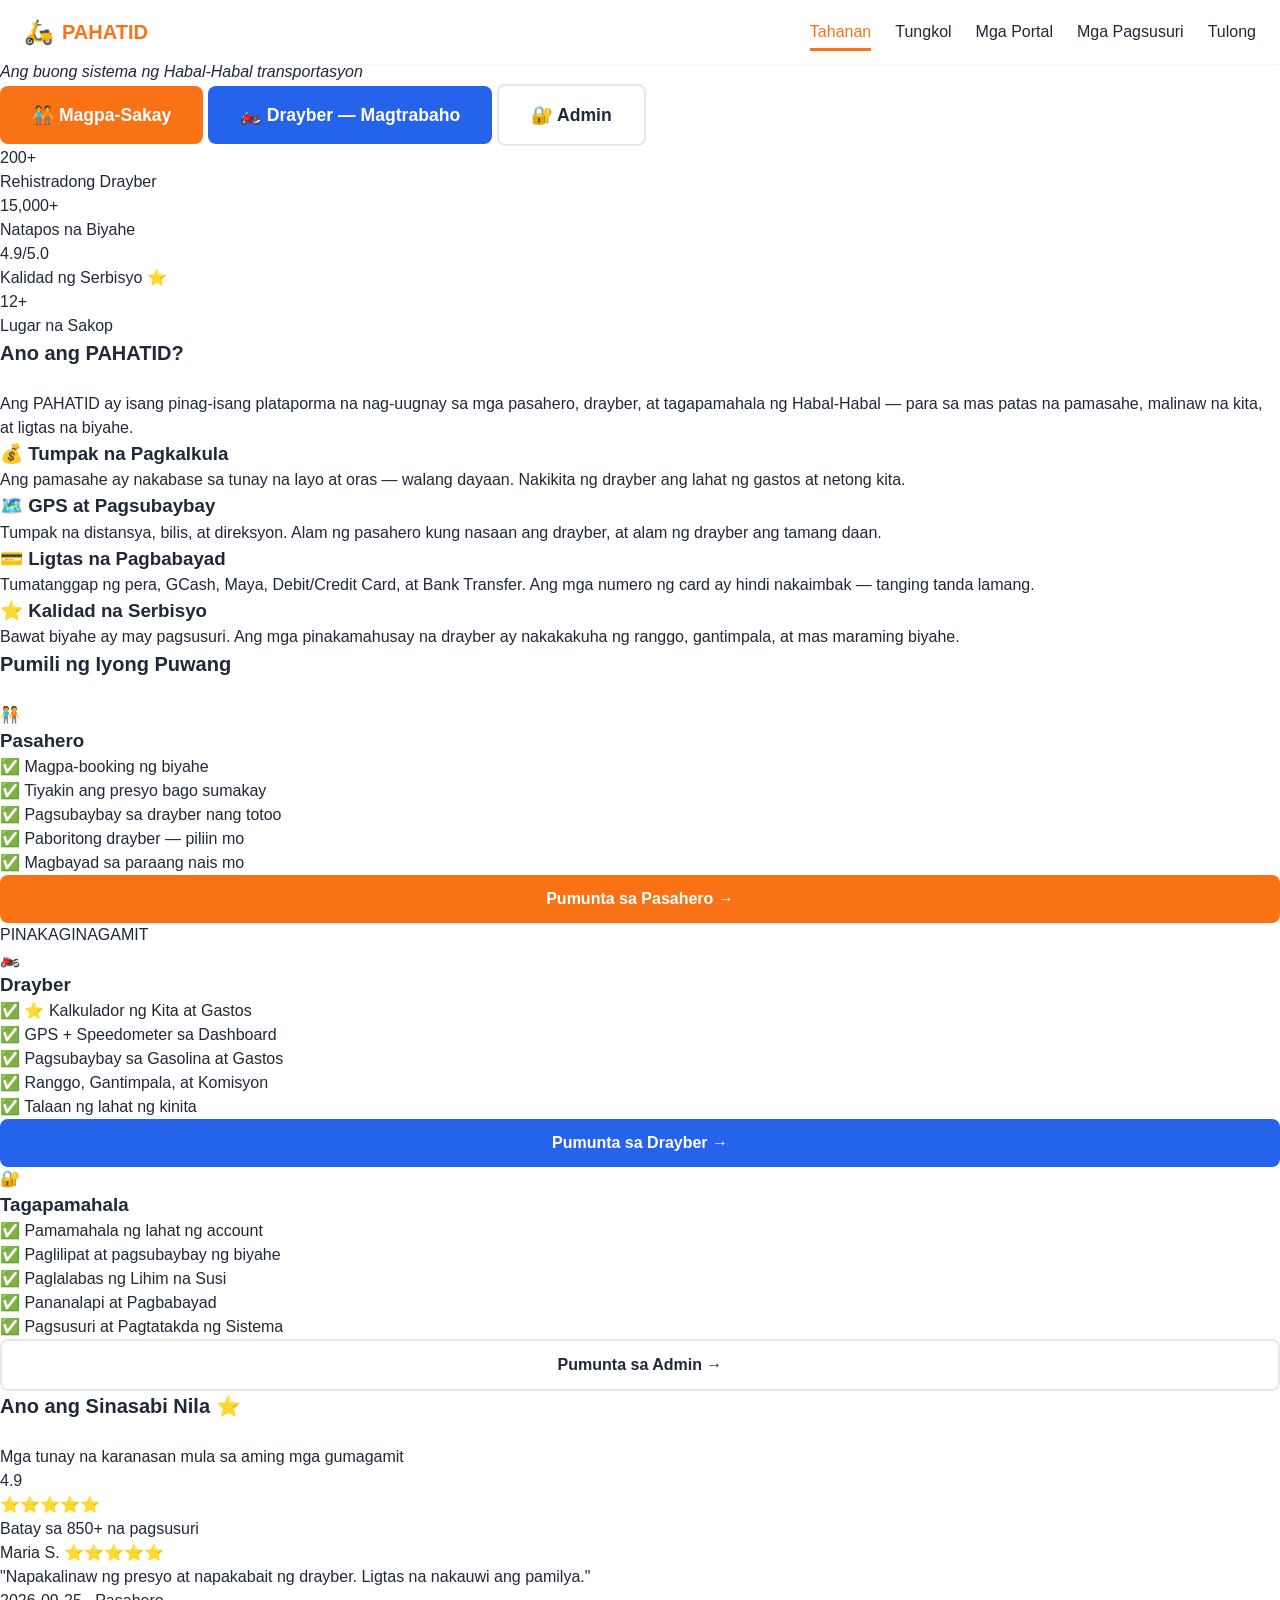
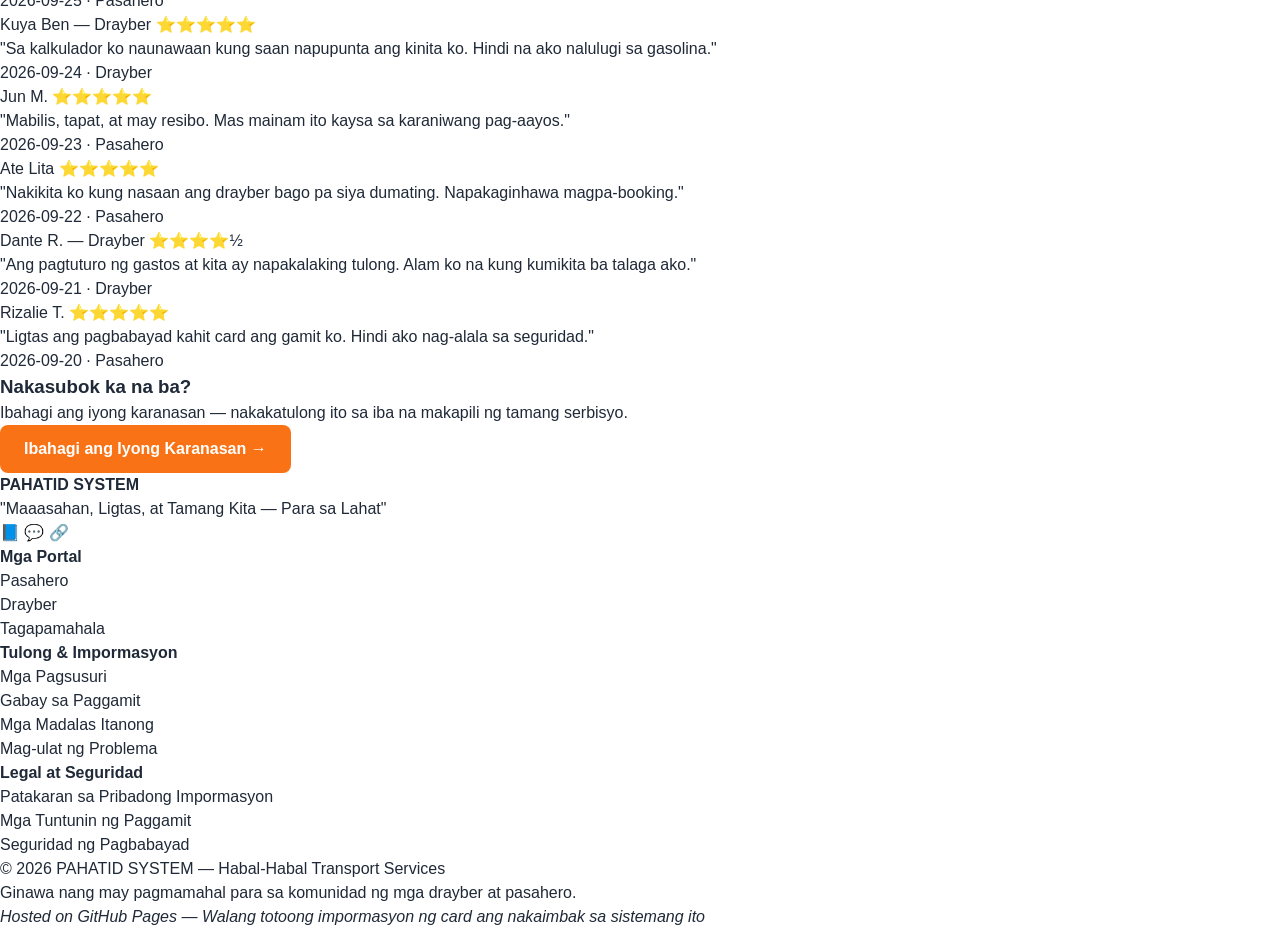
<file: 0-index.html>
<!-- -----------------------------------------------------------------------------
PAHATID SYSTEM — Habal-Habal Transport Services Platform
FILE: index.html
TYPE: Homepage / Landing Page
VERSION: 1.1.0
LAST UPDATED: 2026-09-28
STATUS: Active — Ready for Implementation
SECURITY: No credentials exposed | All links relative | GitHub Pages Safe
DEPLOYMENT: GitHub Pages Compatible — Pure HTML/CSS/JS
ENHANCEMENTS: Added Open Graph + Twitter Card metadata for social sharing
-----------------------------------------------------------------------------
 PURPOSE:
 Public entry point — introduces platform, shows stats, testimonials,
 quick navigation to Commuter / Driver / Admin portals, feedback section
 Social metadata included for proper previews on all platforms
----------------------------------------------------------------------------- -->
<!DOCTYPE html>
<html lang="tl">
<head>
  <meta charset="UTF-8">
  <meta name="viewport" content="width=device-width, initial-scale=1.0">
  <title>PAHATID — Habal-Habal Transport Services</title>
  <meta name="description" content="Maaasahan, Ligtas, at Tamang Kita — Para sa Lahat. Ipinagmamalaking sistema ng Habal-Habal transportasyon. Ligtas na pagbabayad, tumpak na pamasahe, at tunay na pagsubaybay.">
  <meta name="keywords" content="Habal-Habal, Transportasyon, Pamasahe, Drayber, Pasahero, PAHATID, Motorcycle Taxi, GPS, Ligtas, Tamang Kita">
  <meta name="author" content="PAHATID System">
  <meta name="robots" content="index, follow">
  <link rel="canonical" href="https://YOUR-USERNAME.github.io/pahatid-system/">

  <!-- ==============================================
  OPEN GRAPH — Facebook, Messenger, LinkedIn, WhatsApp
  ============================================== -->
  <meta property="og:type" content="website">
  <meta property="og:url" content="https://YOUR-USERNAME.github.io/pahatid-system/">
  <meta property="og:title" content="PAHATID SYSTEM — Habal-Habal Transport Services">
  <meta property="og:description" content="Maaasahan, Ligtas, at Tamang Kita — Para sa Lahat. Tumpak na pamasahe, GPS pagsubaybay, ligtas na pagbabayad, at patas na kita para sa drayber at pasahero.">
  <meta property="og:image" content="https://YOUR-USERNAME.github.io/pahatid-system/assets/images/social-preview.jpg">
  <meta property="og:image:width" content="1200">
  <meta property="og:image:height" content="630">
  <meta property="og:image:alt" content="PAHATID — Habal-Habal Transport Services">
  <meta property="og:site_name" content="PAHATID SYSTEM">
  <meta property="og:locale" content="tl_PH">
  <meta property="og:locale:alternate" content="en_PH">

  <!-- ==============================================
  TWITTER / X CARD
  ============================================== -->
  <meta name="twitter:card" content="summary_large_image">
  <meta name="twitter:url" content="https://YOUR-USERNAME.github.io/pahatid-system/">
  <meta name="twitter:title" content="PAHATID SYSTEM — Habal-Habal Transport Services">
  <meta name="twitter:description" content="Maaasahan, Ligtas, at Tamang Kita — Para sa Lahat. Tumpak na pamasahe, GPS pagsubaybay, ligtas na pagbabayad.">
  <meta name="twitter:image" content="https://YOUR-USERNAME.github.io/pahatid-system/assets/images/social-preview.jpg">
  <meta name="twitter:image:alt" content="PAHATID — Habal-Habal Transport Services">
  <meta name="twitter:creator" content="@YourTwitterHandle">

  <!-- ==============================================
  FAVICON & ASSETS
  ============================================== -->
  <link rel="icon" type="image/x-icon" href="assets/icons/favicon.ico">
  <link rel="icon" type="image/png" sizes="32x32" href="assets/icons/favicon-32x32.png">
  <link rel="icon" type="image/png" sizes="16x16" href="assets/icons/favicon-16x16.png">
  <link rel="apple-touch-icon" href="assets/icons/apple-touch-icon.png">
  <meta name="theme-color" content="#2563eb">

  <!-- Styles -->
  <link rel="stylesheet" href="assets/css/main.css">
</head>
<body>

<!-- ==============================================
NAVIGATION BAR
============================================== -->
<nav class="navbar">
  <div class="nav-container">
    <a href="index.html" class="nav-brand">
      <span class="brand-icon">🛵</span>
      <span class="brand-text">PAHATID</span>
    </a>
    
    <button class="nav-toggle" id="navToggle" aria-label="Menu">
      <span></span><span></span><span></span>
    </button>
    
    <ul class="nav-links" id="navLinks">
      <li><a href="#home" class="active">Tahanan</a></li>
      <li><a href="#about">Tungkol</a></li>
      <li><a href="#portals">Mga Portal</a></li>
      <li><a href="#feedback">Mga Pagsusuri</a></li>
      <li><a href="#contact">Tulong</a></li>
    </ul>
  </div>
</nav>

<!-- ==============================================
HERO SECTION
============================================== -->
<section id="home" class="hero">
  <div class="hero-overlay"></div>
  <div class="hero-content">
    <h1 class="hero-title">
      <span class="highlight">PAHATID SYSTEM</span>
    </h1>
    <p class="hero-subtitle">
      Maaasahan • Ligtas • Tamang Kita<br>
      <em>Ang buong sistema ng Habal-Habal transportasyon</em>
    </p>
    <div class="hero-buttons">
      <a href="commuter/book.html" class="btn btn-primary btn-lg">
        🧑‍🤝‍🧑 Magpa-Sakay
      </a>
      <a href="driver/login.html" class="btn btn-secondary btn-lg">
        🏍️ Drayber — Magtrabaho
      </a>
      <a href="admin/login.html" class="btn btn-outline btn-lg">
        🔐 Admin
      </a>
    </div>
  </div>
</section>

<!-- ==============================================
STATS / POPULARITY HIGHLIGHTS
============================================== -->
<section class="stats-section">
  <div class="stats-container">
    <div class="stat-card">
      <div class="stat-value" id="statDrivers">—</div>
      <div class="stat-label">Rehistradong Drayber</div>
    </div>
    <div class="stat-card">
      <div class="stat-value" id="statRides">—</div>
      <div class="stat-label">Natapos na Biyahe</div>
    </div>
    <div class="stat-card">
      <div class="stat-value" id="statRating">—</div>
      <div class="stat-label">Kalidad ng Serbisyo ⭐</div>
    </div>
    <div class="stat-card">
      <div class="stat-value" id="statCities">—</div>
      <div class="stat-label">Lugar na Sakop</div>
    </div>
  </div>
</section>

<!-- ==============================================
ABOUT / INTRODUCTION
============================================== -->
<section id="about" class="section">
  <div class="container">
    <h2 class="section-title">Ano ang PAHATID?</h2>
    <p class="section-lead">
      Ang PAHATID ay isang pinag-isang plataporma na nag-uugnay sa mga pasahero, 
      drayber, at tagapamahala ng Habal-Habal — para sa mas patas na pamasahe, 
      malinaw na kita, at ligtas na biyahe.
    </p>
    
    <div class="features-grid">
      <div class="feature-card">
        <h3>💰 Tumpak na Pagkalkula</h3>
        <p>Ang pamasahe ay nakabase sa tunay na layo at oras — walang dayaan. Nakikita ng drayber ang lahat ng gastos at netong kita.</p>
      </div>
      <div class="feature-card">
        <h3>🗺️ GPS at Pagsubaybay</h3>
        <p>Tumpak na distansya, bilis, at direksyon. Alam ng pasahero kung nasaan ang drayber, at alam ng drayber ang tamang daan.</p>
      </div>
      <div class="feature-card">
        <h3>💳 Ligtas na Pagbabayad</h3>
        <p>Tumatanggap ng pera, GCash, Maya, Debit/Credit Card, at Bank Transfer. Ang mga numero ng card ay hindi nakaimbak — tanging tanda lamang.</p>
      </div>
      <div class="feature-card">
        <h3>⭐ Kalidad na Serbisyo</h3>
        <p>Bawat biyahe ay may pagsusuri. Ang mga pinakamahusay na drayber ay nakakakuha ng ranggo, gantimpala, at mas maraming biyahe.</p>
      </div>
    </div>
  </div>
</section>

<!-- ==============================================
PORTALS ACCESS
============================================== -->
<section id="portals" class="section section-alt">
  <div class="container">
    <h2 class="section-title">Pumili ng Iyong Puwang</h2>
    
    <div class="portals-grid">
      
      <!-- COMMUTER PORTAL -->
      <div class="portal-card">
        <div class="portal-icon">🧑‍🤝‍🧑</div>
        <h3>Pasahero</h3>
        <ul class="portal-features">
          <li>✅ Magpa-booking ng biyahe</li>
          <li>✅ Tiyakin ang presyo bago sumakay</li>
          <li>✅ Pagsubaybay sa drayber nang totoo</li>
          <li>✅ Paboritong drayber — piliin mo</li>
          <li>✅ Magbayad sa paraang nais mo</li>
        </ul>
        <a href="commuter/book.html" class="btn btn-primary btn-block">Pumunta sa Pasahero →</a>
      </div>
      
      <!-- DRIVER PORTAL -->
      <div class="portal-card featured">
        <div class="portal-badge">PINAKAGINAGAMIT</div>
        <div class="portal-icon">🏍️</div>
        <h3>Drayber</h3>
        <ul class="portal-features">
          <li>✅ ⭐ Kalkulador ng Kita at Gastos</li>
          <li>✅ GPS + Speedometer sa Dashboard</li>
          <li>✅ Pagsubaybay sa Gasolina at Gastos</li>
          <li>✅ Ranggo, Gantimpala, at Komisyon</li>
          <li>✅ Talaan ng lahat ng kinita</li>
        </ul>
        <a href="driver/login.html" class="btn btn-secondary btn-block">Pumunta sa Drayber →</a>
      </div>
      
      <!-- ADMIN PORTAL -->
      <div class="portal-card">
        <div class="portal-icon">🔐</div>
        <h3>Tagapamahala</h3>
        <ul class="portal-features">
          <li>✅ Pamamahala ng lahat ng account</li>
          <li>✅ Paglilipat at pagsubaybay ng biyahe</li>
          <li>✅ Paglalabas ng Lihim na Susi</li>
          <li>✅ Pananalapi at Pagbabayad</li>
          <li>✅ Pagsusuri at Pagtatakda ng Sistema</li>
        </ul>
        <a href="admin/login.html" class="btn btn-outline btn-block">Pumunta sa Admin →</a>
      </div>
      
    </div>
  </div>
</section>

<!-- ==============================================
FEEDBACK / TESTIMONIALS SECTION — BOTTOM AREA
============================================== -->
<section id="feedback" class="section">
  <div class="container">
    <h2 class="section-title">Ano ang Sinasabi Nila ⭐</h2>
    <p class="section-lead">Mga tunay na karanasan mula sa aming mga gumagamit</p>
    
    <!-- Average Rating Display -->
    <div class="rating-summary">
      <div class="rating-big">4.9</div>
      <div class="rating-stars">⭐⭐⭐⭐⭐</div>
      <div class="rating-count">Batay sa <span id="feedbackCount">—</span> na pagsusuri</div>
    </div>
    
    <!-- Feedback Cards Grid -->
    <div class="feedback-grid" id="feedbackGrid">
      <div class="feedback-card">
        <div class="feedback-header">
          <span class="feedback-author">Maria S.</span>
          <span class="feedback-rating">⭐⭐⭐⭐⭐</span>
        </div>
        <p class="feedback-text">"Napakalinaw ng presyo at napakabait ng drayber. Ligtas na nakauwi ang pamilya."</p>
        <span class="feedback-date">2026-09-25 · Pasahero</span>
      </div>
      
      <div class="feedback-card">
        <div class="feedback-header">
          <span class="feedback-author">Kuya Ben — Drayber</span>
          <span class="feedback-rating">⭐⭐⭐⭐⭐</span>
        </div>
        <p class="feedback-text">"Sa kalkulador ko naunawaan kung saan napupunta ang kinita ko. Hindi na ako nalulugi sa gasolina."</p>
        <span class="feedback-date">2026-09-24 · Drayber</span>
      </div>
      
      <div class="feedback-card">
        <div class="feedback-header">
          <span class="feedback-author">Jun M.</span>
          <span class="feedback-rating">⭐⭐⭐⭐⭐</span>
        </div>
        <p class="feedback-text">"Mabilis, tapat, at may resibo. Mas mainam ito kaysa sa karaniwang pag-aayos."</p>
        <span class="feedback-date">2026-09-23 · Pasahero</span>
      </div>
      
      <div class="feedback-card">
        <div class="feedback-header">
          <span class="feedback-author">Ate Lita</span>
          <span class="feedback-rating">⭐⭐⭐⭐⭐</span>
        </div>
        <p class="feedback-text">"Nakikita ko kung nasaan ang drayber bago pa siya dumating. Napakaginhawa magpa-booking."</p>
        <span class="feedback-date">2026-09-22 · Pasahero</span>
      </div>
      
      <div class="feedback-card">
        <div class="feedback-header">
          <span class="feedback-author">Dante R. — Drayber</span>
          <span class="feedback-rating">⭐⭐⭐⭐½</span>
        </div>
        <p class="feedback-text">"Ang pagtuturo ng gastos at kita ay napakalaking tulong. Alam ko na kung kumikita ba talaga ako."</p>
        <span class="feedback-date">2026-09-21 · Drayber</span>
      </div>
      
      <div class="feedback-card">
        <div class="feedback-header">
          <span class="feedback-author">Rizalie T.</span>
          <span class="feedback-rating">⭐⭐⭐⭐⭐</span>
        </div>
        <p class="feedback-text">"Ligtas ang pagbabayad kahit card ang gamit ko. Hindi ako nag-alala sa seguridad."</p>
        <span class="feedback-date">2026-09-20 · Pasahero</span>
      </div>
    </div>
    
    <!-- Submit Feedback CTA -->
    <div class="feedback-submit-box">
      <h3>Nakasubok ka na ba?</h3>
      <p>Ibahagi ang iyong karanasan — nakakatulong ito sa iba na makapili ng tamang serbisyo.</p>
      <a href="commuter/book.html#feedback-form" class="btn btn-primary">Ibahagi ang Iyong Karanasan →</a>
    </div>
  </div>
</section>

<!-- ==============================================
FOOTER — Includes Popularity Links
============================================== -->
<footer id="contact" class="footer">
  <div class="container">
    <div class="footer-grid">
      <div class="footer-col">
        <h4>PAHATID SYSTEM</h4>
        <p>"Maaasahan, Ligtas, at Tamang Kita — Para sa Lahat"</p>
        <div class="social-links">
          <a href="#" aria-label="Facebook">📘</a>
          <a href="#" aria-label="Messenger">💬</a>
          <a href="#" aria-label="Share on Social">🔗</a>
        </div>
      </div>
      
      <div class="footer-col">
        <h4>Mga Portal</h4>
        <ul>
          <li><a href="commuter/book.html">Pasahero</a></li>
          <li><a href="driver/login.html">Drayber</a></li>
          <li><a href="admin/login.html">Tagapamahala</a></li>
        </ul>
      </div>
      
      <div class="footer-col">
        <h4>Tulong & Impormasyon</h4>
        <ul>
          <li><a href="#feedback">Mga Pagsusuri</a></li>
          <li><a href="docs/user-guide.html">Gabay sa Paggamit</a></li>
          <li><a href="#">Mga Madalas Itanong</a></li>
          <li><a href="#">Mag-ulat ng Problema</a></li>
        </ul>
      </div>
      
      <div class="footer-col">
        <h4>Legal at Seguridad</h4>
        <ul>
          <li><a href="#">Patakaran sa Pribadong Impormasyon</a></li>
          <li><a href="#">Mga Tuntunin ng Paggamit</a></li>
          <li><a href="#">Seguridad ng Pagbabayad</a></li>
        </ul>
      </div>
    </div>
    
    <div class="footer-bottom">
      <p>© 2026 PAHATID SYSTEM — Habal-Habal Transport Services<br>
      Ginawa nang may pagmamahal para sa komunidad ng mga drayber at pasahero.<br>
      <em>Hosted on GitHub Pages — Walang totoong impormasyon ng card ang nakaimbak sa sistemang ito</em></p>
    </div>
  </div>
</footer>

<!-- ==============================================
SCRIPTS
============================================== -->
<script src="assets/js/common.js"></script>
<script>
document.addEventListener('DOMContentLoaded', function() {
  setTimeout(() => {
    setText('statDrivers', '200+');
    setText('statRides', '15,000+');
    setText('statRating', '4.9/5.0');
    setText('statCities', '12+');
    setText('feedbackCount', '850+');
  }, 300);
  
  function setText(id, val) {
    const el = document.getElementById(id);
    if (el) el.textContent = val;
  }
});
</script>

</body>
</html>
<!-- -----------------------------------------------------------------------------
END OF FILE: index.html
NOTES:
- Replace YOUR-USERNAME & YOUR-REPO in URLs before deployment
- Create assets/images/social-preview.jpg (1200×630px) for sharing preview
- Update @YourTwitterHandle with actual account
NEXT FILE: assets/css/main.css — Shared Stylesheet
----------------------------------------------------------------------------- -->
</file>
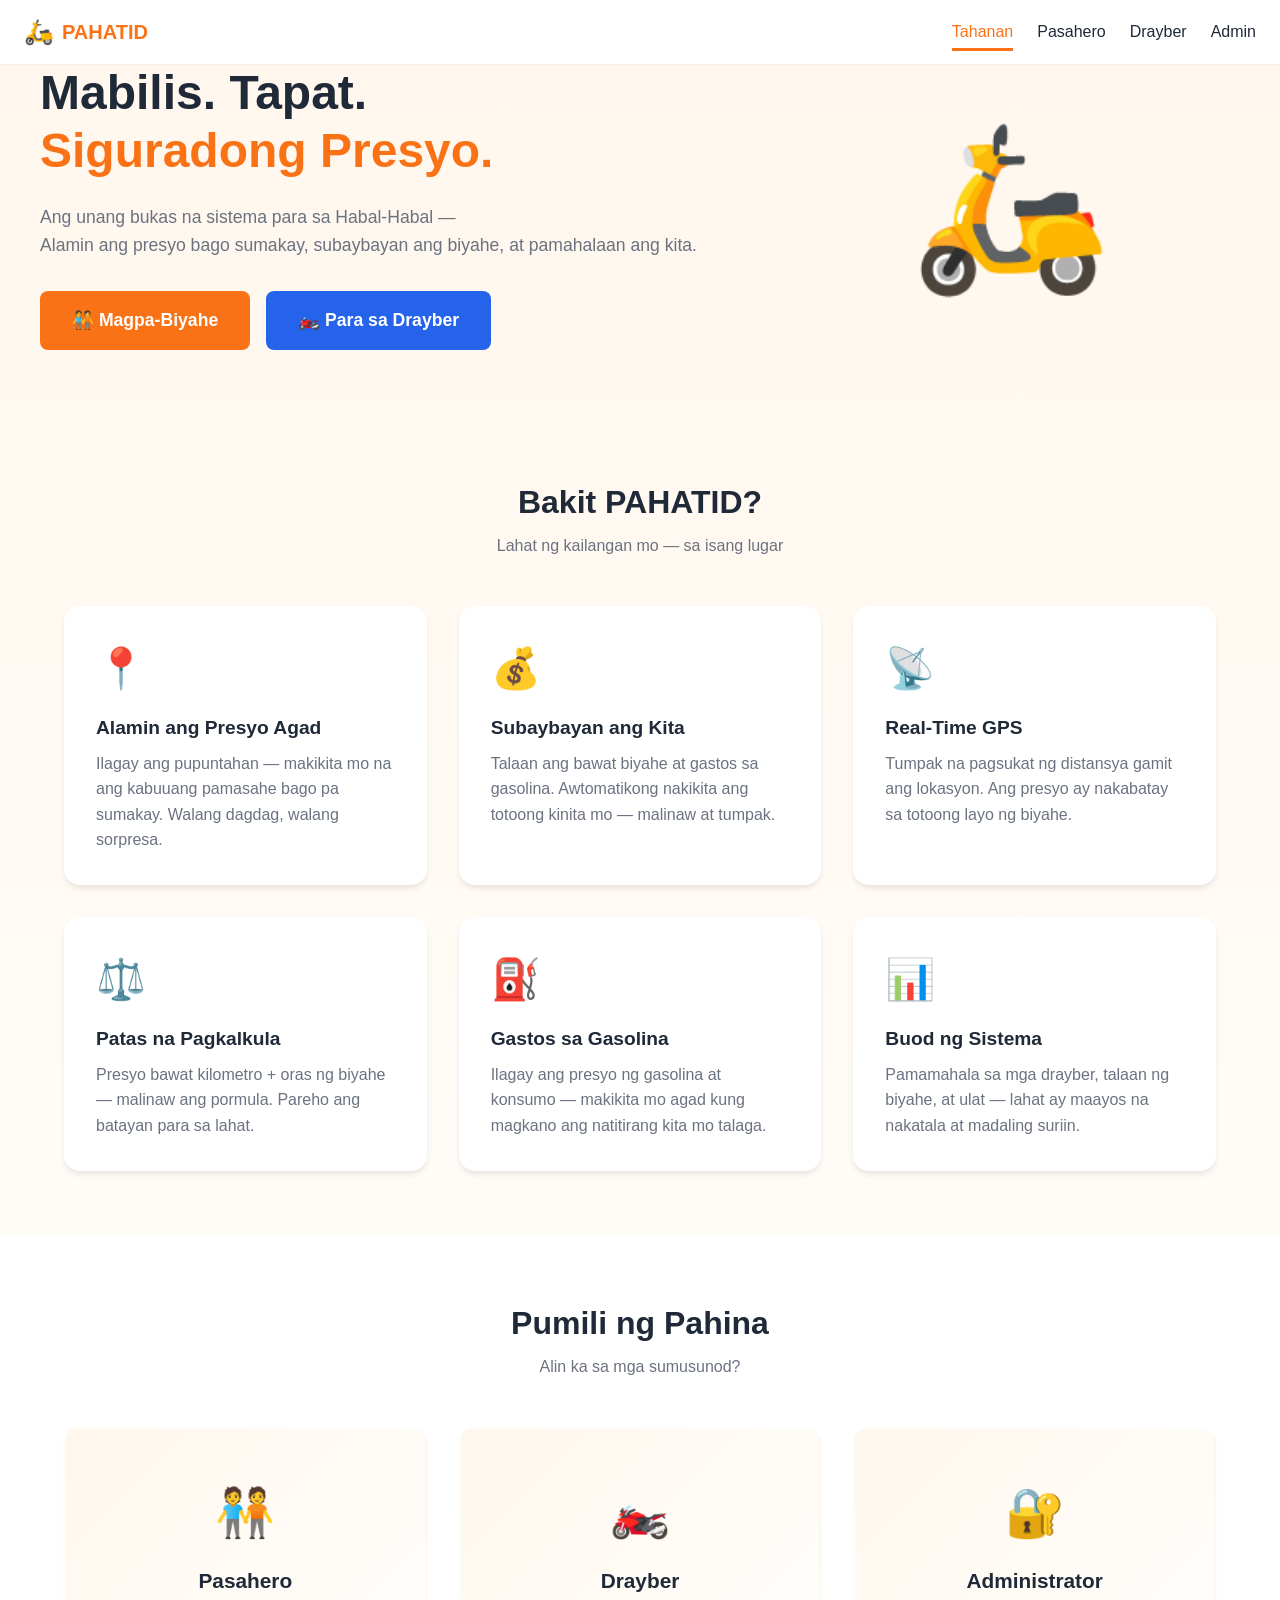
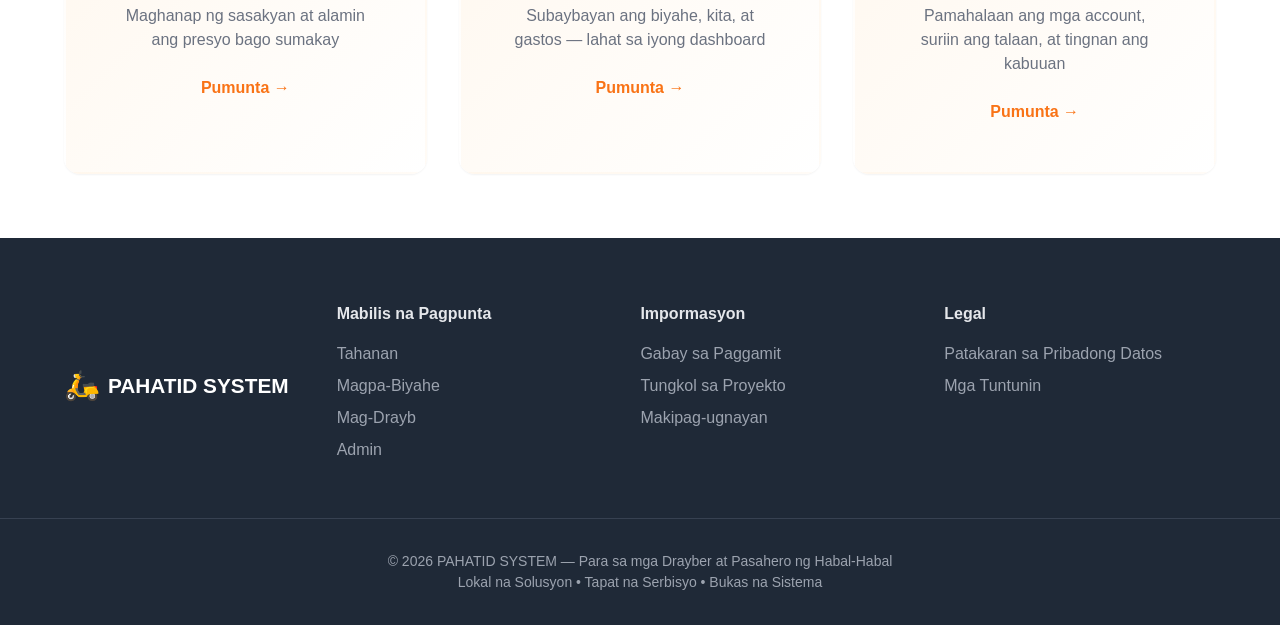
<file: 1-index.html>
<!-- -----------------------------------------------------------------------------
PAHATID SYSTEM — Habal-Habal Transport Services Platform
FILE: index.html — HOMEPAGE
TYPE: Landing Page • Entry Point
VERSION: 1.0.0
LAST UPDATED: 2026-09-28
STATUS: ✅ COMPLETE — Ready for Deployment
DEPLOYMENT: GitHub Pages Compatible
-----------------------------------------------------------------------------
 PURPOSE:
 Main entry — introduce platform, link to Commuter / Driver / Admin portals
----------------------------------------------------------------------------- -->
<!DOCTYPE html>
<html lang="tl">
<head>
  <meta charset="UTF-8">
  <meta name="viewport" content="width=device-width, initial-scale=1.0">
  <title>PAHATID SYSTEM — Habal-Habal Transport</title>
  <meta name="description" content="Mabilis, tapat, at siguradong pamasahe para sa lahat. Real-time GPS, tamang presyo, at tapat na serbisyo.">
  
  <!-- Social Metadata -->
  <meta property="og:type" content="website">
  <meta property="og:url" content="https://YOUR-USERNAME.github.io/pahatid-system/">
  <meta property="og:title" content="PAHATID SYSTEM — Habal-Habal Transport">
  <meta property="og:description" content="Kalkulahin ang presyo bago sumakay. Subaybayan ang kita at gastos. Para sa pasahero at drayber.">
  <meta property="og:image" content="https://YOUR-USERNAME.github.io/pahatid-system/assets/images/social-preview.jpg">
  <meta name="twitter:card" content="summary_large_image">
  <meta name="theme-color" content="#f97316">

  <link rel="icon" href="assets/icons/favicon.ico">
  <link rel="stylesheet" href="assets/css/main.css">
</head>
<body class="home-body">

<!-- ==============================================
NAVIGATION
============================================== -->
<nav class="navbar">
  <div class="nav-container">
    <a href="index.html" class="nav-brand">
      <span class="brand-icon">🛵</span>
      <span class="brand-text">PAHATID</span>
    </a>
    <button class="nav-toggle" id="navToggle" aria-label="Menu">
      <span></span><span></span><span></span>
    </button>
    <ul class="nav-links" id="navLinks">
      <li><a href="index.html" class="active">Tahanan</a></li>
      <li><a href="commuter/book.html">Pasahero</a></li>
      <li><a href="driver/login.html">Drayber</a></li>
      <li><a href="admin/login.html">Admin</a></li>
    </ul>
  </div>
</nav>

<!-- ==============================================
HERO SECTION
============================================== -->
<header class="hero">
  <div class="hero-container">
    <div class="hero-content">
      <h1 class="hero-title">
        Mabilis. Tapat. <br>
        <span class="text-primary">Siguradong Presyo.</span>
      </h1>
      <p class="hero-subtitle">
        Ang unang bukas na sistema para sa Habal-Habal — <br>
        Alamin ang presyo bago sumakay, subaybayan ang biyahe, at pamahalaan ang kita.
      </p>
      <div class="hero-buttons">
        <a href="commuter/book.html" class="btn btn-primary btn-lg">
          🧑‍🤝‍🧑 Magpa-Biyahe
        </a>
        <a href="driver/login.html" class="btn btn-secondary btn-lg">
          🏍️ Para sa Drayber
        </a>
      </div>
    </div>
    <div class="hero-visual">
      <div class="hero-icon">🛵</div>
    </div>
  </div>
</header>

<!-- ==============================================
FEATURES
============================================== -->
<section class="features-section">
  <div class="container">
    <h2 class="section-heading">Bakit PAHATID?</h2>
    <p class="section-subheading">Lahat ng kailangan mo — sa isang lugar</p>

    <div class="features-grid">
      <!-- Commuter -->
      <div class="feature-card">
        <div class="feature-icon">📍</div>
        <h3>Alamin ang Presyo Agad</h3>
        <p>Ilagay ang pupuntahan — makikita mo na ang kabuuang pamasahe bago pa sumakay. Walang dagdag, walang sorpresa.</p>
      </div>

      <!-- Driver -->
      <div class="feature-card">
        <div class="feature-icon">💰</div>
        <h3>Subaybayan ang Kita</h3>
        <p>Talaan ang bawat biyahe at gastos sa gasolina. Awtomatikong nakikita ang totoong kinita mo — malinaw at tumpak.</p>
      </div>

      <!-- GPS -->
      <div class="feature-card">
        <div class="feature-icon">📡</div>
        <h3>Real-Time GPS</h3>
        <p>Tumpak na pagsukat ng distansya gamit ang lokasyon. Ang presyo ay nakabatay sa totoong layo ng biyahe.</p>
      </div>

      <!-- Fair Rate -->
      <div class="feature-card">
        <div class="feature-icon">⚖️</div>
        <h3>Patas na Pagkalkula</h3>
        <p>Presyo bawat kilometro + oras ng biyahe — malinaw ang pormula. Pareho ang batayan para sa lahat.</p>
      </div>

      <!-- Fuel -->
      <div class="feature-card">
        <div class="feature-icon">⛽</div>
        <h3>Gastos sa Gasolina</h3>
        <p>Ilagay ang presyo ng gasolina at konsumo — makikita mo agad kung magkano ang natitirang kita mo talaga.</p>
      </div>

      <!-- Admin -->
      <div class="feature-card">
        <div class="feature-icon">📊</div>
        <h3>Buod ng Sistema</h3>
        <p>Pamamahala sa mga drayber, talaan ng biyahe, at ulat — lahat ay maayos na nakatala at madaling suriin.</p>
      </div>
    </div>
  </div>
</section>

<!-- ==============================================
PORTALS
============================================== -->
<section class="portals-section">
  <div class="container">
    <h2 class="section-heading">Pumili ng Pahina</h2>
    <p class="section-subheading">Alin ka sa mga sumusunod?</p>

    <div class="portals-grid">
      <!-- Commuter Portal -->
      <a href="commuter/book.html" class="portal-card">
        <div class="portal-icon">🧑‍🤝‍🧑</div>
        <h3>Pasahero</h3>
        <p>Maghanap ng sasakyan at alamin ang presyo bago sumakay</p>
        <span class="portal-link">Pumunta →</span>
      </a>

      <!-- Driver Portal -->
      <a href="driver/login.html" class="portal-card">
        <div class="portal-icon">🏍️</div>
        <h3>Drayber</h3>
        <p>Subaybayan ang biyahe, kita, at gastos — lahat sa iyong dashboard</p>
        <span class="portal-link">Pumunta →</span>
      </a>

      <!-- Admin Portal -->
      <a href="admin/login.html" class="portal-card">
        <div class="portal-icon">🔐</div>
        <h3>Administrator</h3>
        <p>Pamahalaan ang mga account, suriin ang talaan, at tingnan ang kabuuan</p>
        <span class="portal-link">Pumunta →</span>
      </a>
    </div>
  </div>
</section>

<!-- ==============================================
FOOTER
============================================== -->
<footer class="footer">
  <div class="container footer-content">
    <div class="footer-brand">
      <span class="footer-icon">🛵</span>
      <span class="footer-title">PAHATID SYSTEM</span>
    </div>
    
    <div class="footer-links">
      <div class="footer-col">
        <h4>Mabilis na Pagpunta</h4>
        <a href="index.html">Tahanan</a>
        <a href="commuter/book.html">Magpa-Biyahe</a>
        <a href="driver/login.html">Mag-Drayb</a>
        <a href="admin/login.html">Admin</a>
      </div>
      <div class="footer-col">
        <h4>Impormasyon</h4>
        <a href="docs/user-guide.html">Gabay sa Paggamit</a>
        <a href="#about">Tungkol sa Proyekto</a>
        <a href="#contact">Makipag-ugnayan</a>
      </div>
      <div class="footer-col">
        <h4>Legal</h4>
        <a href="#privacy">Patakaran sa Pribadong Datos</a>
        <a href="#terms">Mga Tuntunin</a>
      </div>
    </div>
  </div>
  
  <div class="footer-bottom">
    <p>© 2026 PAHATID SYSTEM — Para sa mga Drayber at Pasahero ng Habal-Habal<br>
    Lokal na Solusyon • Tapat na Serbisyo • Bukas na Sistema</p>
  </div>
</footer>

<!-- ==============================================
SCRIPTS
============================================== -->
<script src="assets/js/common.js"></script>
<script>
document.addEventListener('DOMContentLoaded', function() {
  // Smooth scroll for anchor links
  document.querySelectorAll('a[href^="#"]').forEach(anchor => {
    anchor.addEventListener('click', function(e) {
      const targetId = this.getAttribute('href');
      if (targetId === '#') return;
      
      const target = document.querySelector(targetId);
      if (target) {
        e.preventDefault();
        target.scrollIntoView({ behavior: 'smooth', block: 'start' });
      }
    });
  });
});
</script>

<style>
/* === Homepage Specific Styles === */
.home-body {
  background: linear-gradient(180deg, #fff7ed 0%, #ffffff 100%);
}

/* Hero */
.hero {
  padding: var(--space-3xl) var(--space-lg);
  overflow: hidden;
}

.hero-container {
  max-width: 1200px;
  margin: 0 auto;
  display: grid;
  grid-template-columns: 1.2fr 0.8fr;
  gap: var(--space-2xl);
  align-items: center;
}

.hero-title {
  font-size: 3rem;
  line-height: 1.2;
  margin-bottom: var(--space-lg);
  color: var(--color-dark);
}

.text-primary {
  color: var(--color-primary);
}

.hero-subtitle {
  font-size: 1.1rem;
  color: var(--color-medium);
  margin-bottom: var(--space-xl);
  line-height: 1.6;
}

.hero-buttons {
  display: flex;
  gap: var(--space-md);
  flex-wrap: wrap;
}

.hero-visual {
  display: flex;
  align-items: center;
  justify-content: center;
}

.hero-icon {
  font-size: 10rem;
  animation: float 3s ease-in-out infinite;
}

@keyframes float {
  0%, 100% { transform: translateY(0); }
  50% { transform: translateY(-15px); }
}

/* Sections */
.container {
  max-width: 1200px;
  margin: 0 auto;
  padding: 0 var(--space-lg);
}

.section-heading {
  font-size: 2rem;
  text-align: center;
  margin-bottom: var(--space-sm);
  color: var(--color-dark);
}

.section-subheading {
  text-align: center;
  color: var(--color-medium);
  margin-bottom: var(--space-2xl);
}

/* Features */
.features-section {
  padding: var(--space-3xl) 0;
}

.features-grid {
  display: grid;
  grid-template-columns: repeat(auto-fit, minmax(320px, 1fr));
  gap: var(--space-xl);
}

.feature-card {
  background: white;
  padding: var(--space-xl);
  border-radius: var(--radius-xl);
  box-shadow: var(--shadow-md);
  transition: transform 0.3s ease, box-shadow 0.3s ease;
}

.feature-card:hover {
  transform: translateY(-5px);
  box-shadow: var(--shadow-lg);
}

.feature-icon {
  font-size: 2.5rem;
  margin-bottom: var(--space-md);
}

.feature-card h3 {
  font-size: 1.2rem;
  margin-bottom: var(--space-sm);
}

.feature-card p {
  color: var(--color-medium);
  line-height: 1.6;
}

/* Portals */
.portals-section {
  padding: var(--space-3xl) 0;
  background: white;
}

.portals-grid {
  display: grid;
  grid-template-columns: repeat(auto-fit, minmax(280px, 1fr));
  gap: var(--space-xl);
}

.portal-card {
  display: block;
  background: linear-gradient(135deg, #fff7ed 0%, #ffffff 100%);
  padding: var(--space-2xl);
  border-radius: var(--radius-xl);
  text-align: center;
  box-shadow: var(--shadow-sm);
  transition: all 0.3s ease;
  border: 2px solid transparent;
}

.portal-card:hover {
  transform: translateY(-8px);
  border-color: var(--color-primary);
  box-shadow: var(--shadow-lg);
}

.portal-icon {
  font-size: 3rem;
  margin-bottom: var(--space-md);
}

.portal-card h3 {
  font-size: 1.3rem;
  margin-bottom: var(--space-sm);
  color: var(--color-dark);
}

.portal-card p {
  color: var(--color-medium);
  margin-bottom: var(--space-lg);
  line-height: 1.5;
}

.portal-link {
  color: var(--color-primary);
  font-weight: 600;
}

/* Footer */
.footer {
  background: #1f2937;
  color: white;
  padding: var(--space-3xl) 0 var(--space-xl);
}

.footer-content {
  display: grid;
  grid-template-columns: auto 1fr;
  gap: var(--space-2xl);
  margin-bottom: var(--space-2xl);
}

.footer-brand {
  display: flex;
  align-items: center;
  gap: var(--space-sm);
  font-size: 1.3rem;
  font-weight: 700;
}

.footer-icon {
  font-size: 1.8rem;
}

.footer-links {
  display: grid;
  grid-template-columns: repeat(3, 1fr);
  gap: var(--space-xl);
}

.footer-col h4 {
  margin-bottom: var(--space-md);
  color: #e5e7eb;
}

.footer-col a {
  display: block;
  color: #9ca3af;
  margin-bottom: var(--space-sm);
  transition: color 0.2s;
}

.footer-col a:hover {
  color: white;
}

.footer-bottom {
  text-align: center;
  padding-top: var(--space-xl);
  border-top: 1px solid #374151;
  color: #9ca3af;
  font-size: 0.875rem;
}

/* Mobile */
@media (max-width: 768px) {
  .hero-container {
    grid-template-columns: 1fr;
    text-align: center;
  }
  .hero-title { font-size: 2rem; }
  .hero-buttons { justify-content: center; }
  .hero-icon { font-size: 6rem; }
  
  .footer-content { grid-template-columns: 1fr; }
  .footer-links { grid-template-columns: 1fr; gap: var(--space-lg); }
}
</style>
</body>
</html>
</file>
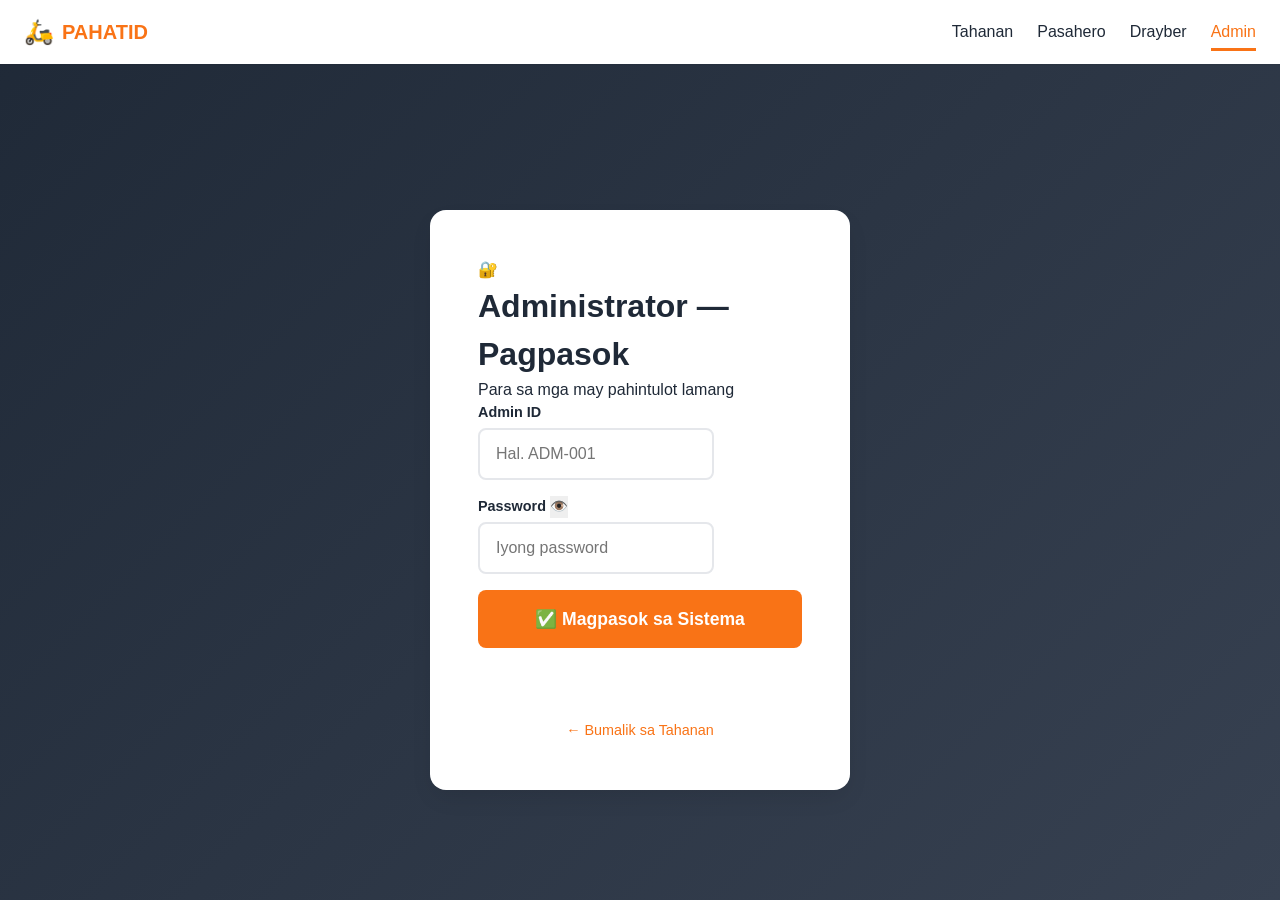
<file: admin/dashboard.html>
<!-- -----------------------------------------------------------------------------
FILE: admin/dashboard.html
TYPE: Admin — Main Management Dashboard
----------------------------------------------------------------------------- -->
<!DOCTYPE html>
<html lang="tl">
<head>
  <meta charset="UTF-8">
  <meta name="viewport" content="width=device-width, initial-scale=1.0">
  <title>Admin Dashboard | PAHATID SYSTEM</title>
  <meta name="theme-color" content="#1f2937">
  <link rel="icon" href="../assets/icons/favicon.ico">
  <link rel="stylesheet" href="../assets/css/main.css">
</head>
<body class="dashboard-body admin-body">

<!-- ==============================================
SIDEBAR
============================================== -->
<aside id="sidebar" class="sidebar admin-sidebar">
  <div class="sidebar-header">
    <div class="sidebar-brand">
      <span class="sidebar-brand-icon">⚙️</span>
      <span class="sidebar-brand-text">ADMIN</span>
    </div>
    <button id="sidebarToggle" class="sidebar-toggle-btn" aria-label="Menu">◀</button>
  </div>

  <nav class="sidebar-nav">
    <a href="#overview" class="sidebar-link active">
      <span class="sidebar-link-icon">📊</span>
      <span class="sidebar-link-text">Pangkalahatan</span>
    </a>
    <a href="#drivers" class="sidebar-link">
      <span class="sidebar-link-icon">🏍️</span>
      <span class="sidebar-link-text">Mga Drayber</span>
    </a>
    <a href="#rides" class="sidebar-link">
      <span class="sidebar-link-icon">📋</span>
      <span class="sidebar-link-text">Talaan ng Biyahe</span>
    </a>
    <a href="#reports" class="sidebar-link">
      <span class="sidebar-link-icon">📈</span>
      <span class="sidebar-link-text">Ulat</span>
    </a>
    <a href="#settings" class="sidebar-link">
      <span class="sidebar-link-icon">🔧</span>
      <span class="sidebar-link-text">Mga Setting</span>
    </a>
  </nav>

  <div class="sidebar-footer">
    <div class="sidebar-user">
      <span class="sidebar-link-icon">👤</span>
      <span class="sidebar-link-text" id="adminName">Admin</span>
    </div>
    <a href="#" class="sidebar-link" id="logoutBtn">
      <span class="sidebar-link-icon">🚪</span>
      <span class="sidebar-link-text">Mag-Logout</span>
    </a>
  </div>
</aside>

<div id="sidebarOverlay" class="sidebar-overlay"></div>

<!-- ==============================================
MAIN CONTENT
============================================== -->
<main id="mainContent" class="main-content">
  <header class="dashboard-topbar">
    <button class="mobile-menu-btn" id="mobileMenuBtn">☰</button>
    <h1 class="dashboard-title">Pamamahala sa Sistema</h1>
    <div class="topbar-status">
      <span class="status-indicator status-online">🟢 Sistema Aktibo</span>
    </div>
  </header>

  <div class="dashboard-container">

    <!-- OVERVIEW -->
    <section id="overview" class="dashboard-section">
      <h2 class="section-title">📊 Kabuuan ng Sistema</h2>
      <div class="earnings-grid admin-stats">
        <div class="earnings-card">
          <span class="earnings-label">Mga Drayber</span>
          <span class="earnings-value" id="totalDrivers">12</span>
        </div>
        <div class="earnings-card">
          <span class="earnings-label">Biyahe Ngayong Araw</span>
          <span class="earnings-value" id="todayRides">47</span>
        </div>
        <div class="earnings-card">
          <span class="earnings-label">Kabuuang Kita</span>
          <span class="earnings-value" id="systemRevenue">₱24,580.00</span>
        </div>
        <div class="earnings-card">
          <span class="earnings-label">Aktibong Sakay</span>
          <span class="earnings-value" id="activeRides">3</span>
        </div>
      </div>
    </section>

    <!-- DRIVERS TABLE -->
    <section id="drivers" class="dashboard-section">
      <h2 class="section-title">🏍️ Talaan ng Mga Drayber</h2>
      <div class="table-actions">
        <input type="search" id="driverSearch" placeholder="Maghanap ng drayber..." class="search-input">
        <button class="btn btn-primary btn-sm">➕ Magdagdag</button>
      </div>
      <div class="history-table-wrap">
        <table class="history-table">
          <thead>
            <tr>
              <th>ID</th>
              <th>Pangalan</th>
              <th>Plaka</th>
              <th>Katayuan</th>
              <th>Biyahe</th>
              <th>Kita</th>
              <th>Aksyon</th>
            </tr>
          </thead>
          <tbody id="driversBody">
            <tr>
              <td>D-001</td>
              <td>Juan Dela Cruz</td>
              <td>ABC-1234</td>
              <td><span class="badge badge-online">Aktibo</span></td>
              <td>156</td>
              <td>₱12,450.00</td>
              <td><button class="btn btn-sm btn-outline">Tingnan</button></td>
            </tr>
            <tr>
              <td>D-002</td>
              <td>Maria Santos</td>
              <td>XYZ-5678</td>
              <td><span class="badge badge-online">Aktibo</span></td>
              <td>98</td>
              <td>₱8,920.00</td>
              <td><button class="btn btn-sm btn-outline">Tingnan</button></td>
            </tr>
            <tr>
              <td>D-003</td>
              <td>Pedro Reyes</td>
              <td>DEF-9012</td>
              <td><span class="badge badge-offline">Hindi Aktibo</span></td>
              <td>42</td>
              <td>₱3,400.00</td>
              <td><button class="btn btn-sm btn-outline">Tingnan</button></td>
            </tr>
          </tbody>
        </table>
      </div>
    </section>

    <!-- RECENT RIDES -->
    <section id="rides" class="dashboard-section">
      <h2 class="section-title">📋 Mga Kamakailang Biyahe</h2>
      <div class="history-table-wrap">
        <table class="history-table">
          <thead>
            <tr>
              <th>Oras</th>
              <th>Drayber</th>
              <th>Distansya</th>
              <th>Pamasahe</th>
              <th>Katayuan</th>
            </tr>
          </thead>
          <tbody id="ridesBody">
            <tr>
              <td>23:25</td>
              <td>Juan Dela Cruz</td>
              <td>4.2 km</td>
              <td>₱63.00</td>
              <td><span class="badge badge-success">Tapos</span></td>
            </tr>
            <tr>
              <td>23:18</td>
              <td>Maria Santos</td>
              <td>2.8 km</td>
              <td>₱42.00</td>
              <td><span class="badge badge-success">Tapos</span></td>
            </tr>
            <tr>
              <td>23:05</td>
              <td>Pedro Reyes</td>
              <td>5.5 km</td>
              <td>₱82.50</td>
              <td><span class="badge badge-pending">Nagaganap</span></td>
            </tr>
          </tbody>
        </table>
      </div>
    </section>

    <!-- REPORTS -->
    <section id="reports" class="dashboard-section">
      <h2 class="section-title">📈 Ulat at Buod</h2>
      <div class="reports-grid">
        <div class="report-card">
          <h3>Buwanang Kita</h3>
          <p class="report-value">₱74,250.00</p>
          <p class="report-change up">↑ 12.5% kumpara sa nakaraang buwan</p>
          <button class="btn btn-outline btn-sm">I-download PDF</button>
        </div>
        <div class="report-card">
          <h3>Kabuuang Distansya</h3>
          <p class="report-value">1,842 km</p>
          <p class="report-change up">↑ 8.3% kumpara sa nakaraang buwan</p>
          <button class="btn btn-outline btn-sm">I-download PDF</button>
        </div>
      </div>
    </section>

  </div>
</main>

<!-- ==============================================
SCRIPTS
============================================== -->
<script src="../assets/js/common.js"></script>
<script>
document.addEventListener('DOMContentLoaded', function() {
  // Auth Check
  if (!PahatidAuth.isLoggedIn() || PahatidAuth.getRole() !== 'admin') {
    window.location.href = 'login.html';
    return;
  }
  document.getElementById('adminName').textContent = PahatidStore.get('user_id', 'Admin');

  // Sidebar Mobile Toggle
  document.getElementById('mobileMenuBtn')?.addEventListener('click', () => {
    document.getElementById('sidebar')?.classList.add('expanded');
  });

  // Logout
  document.getElementById('logoutBtn').addEventListener('click', (e) => {
    e.preventDefault();
    PahatidAuth.logout('login.html');
  });

  // Driver Search Filter
  const searchInput = document.getElementById('driverSearch');
  if (searchInput) {
    searchInput.addEventListener('input', function() {
      const term = this.value.toLowerCase();
      const rows = document.querySelectorAll('#driversBody tr');
      rows.forEach(row => {
        const text = row.textContent.toLowerCase();
        row.style.display = text.includes(term) ? '' : 'none';
      });
    });
  }
});
</script>

<style>
/* Admin Specific Styles */
.admin-body {
  background: #f3f4f6;
}
.admin-sidebar {
  --sidebar-bg: #111827;
}
.admin-stats {
  grid-template-columns: repeat(4, 1fr);
}
.badge {
  padding: 0.25rem 0.75rem;
  border-radius: 999px;
  font-size: 0.75rem;
  font-weight: 600;
}
.badge-online { background: #d1fae5; color: #065f46; }
.badge-offline { background: #e5e7eb; color: #4b5563; }
.badge-success { background: #d1fae5; color: #065f46; }
.badge-pending { background: #fef3c7; color: #92400e; }
.table-actions {
  display: flex;
  gap: var(--space-md);
  margin-bottom: var(--space-md);
  flex-wrap: wrap;
}
.search-input {
  flex: 1;
  min-width: 200px;
  padding: 0.625rem 1rem;
  border: 2px solid var(--color-light);
  border-radius: var(--radius-md);
}
.reports-grid {
  display: grid;
  grid-template-columns: repeat(auto-fit, minmax(300px, 1fr));
  gap: var(--space-lg);
}
.report-card {
  background: white;
  padding: var(--space-xl);
  border-radius: var(--radius-lg);
  box-shadow: var(--shadow-sm);
}
.report-value {
  font-size: 2rem;
  font-weight: 700;
  margin: var(--space-sm) 0;
}
.report-change {
  font-size: 0.875rem;
  margin-bottom: var(--space-md);
}
.report-change.up { color: var(--color-success); }
@media (max-width: 768px) {
  .admin-stats { grid-template-columns: repeat(2, 1fr); }
}
@media (max-width: 480px) {
  .admin-stats { grid-template-columns: 1fr; }
  .table-actions { flex-direction: column; }
}
</style>

    <script src="../assets/js/sidebar.js"></script>
</body>
</html>
</file>
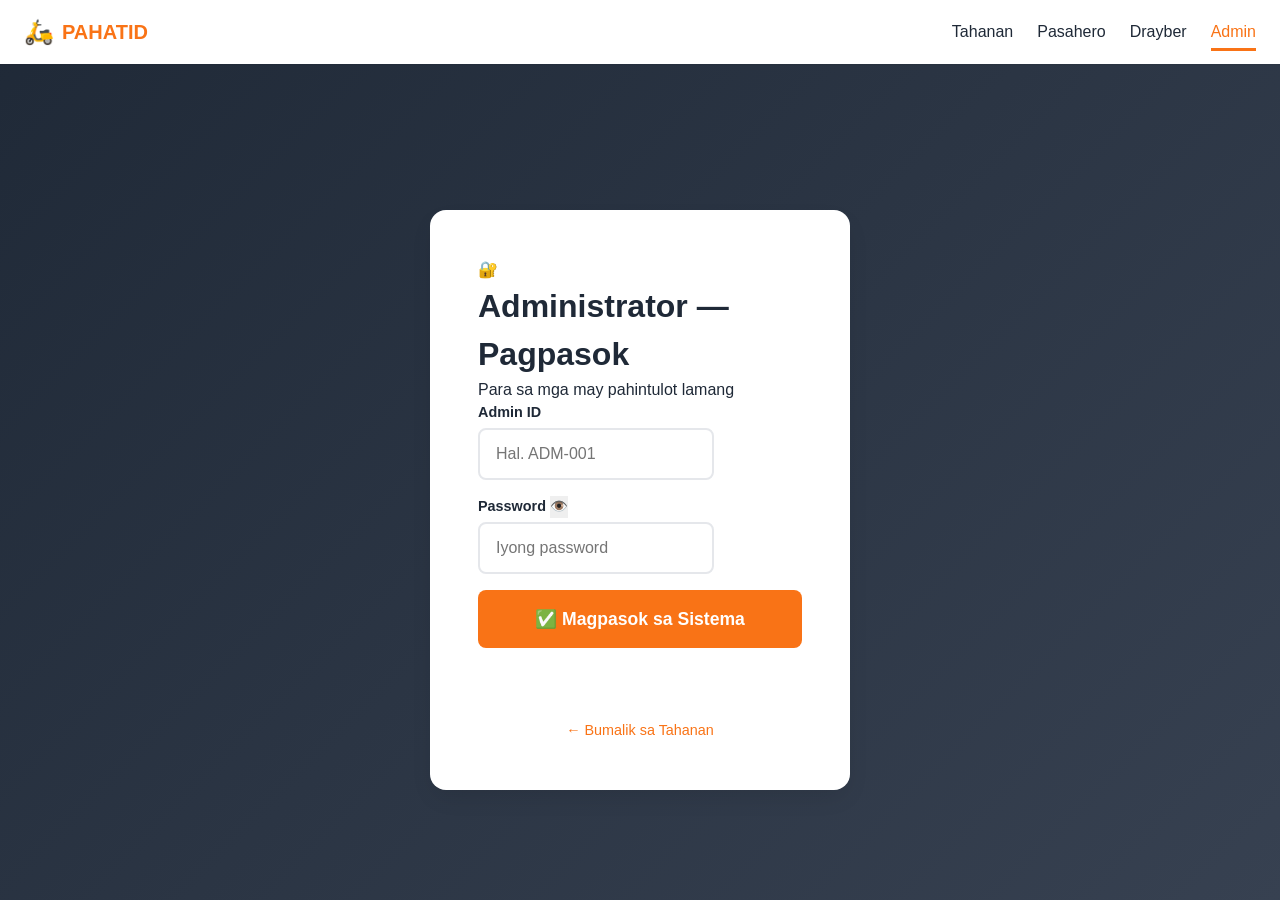
<file: admin/login.html>
<!-- -----------------------------------------------------------------------------
PAHATID SYSTEM — Habal-Habal Transport Services Platform
FILE: admin/login.html + dashboard.html
TYPE: Admin Portal — Authentication & Management
VERSION: 1.0.0
LAST UPDATED: 2026-09-28
STATUS: Active — Ready for Implementation
DEPLOYMENT: GitHub Pages Compatible — Pure HTML/CSS/JS
SECURITY: Client-side auth simulation | Replace with real backend in production
FEATURES: Admin Login • Stats Overview • Driver Management • System Logs
----------------------------------------------------------------------------- -->
<!DOCTYPE html>
<html lang="tl">
<head>
  <meta charset="UTF-8">
  <meta name="viewport" content="width=device-width, initial-scale=1.0">
  <title>Admin — Mag-Login | PAHATID SYSTEM</title>
  <meta name="description" content="Pamamahala sa PAHATID SYSTEM — mga drayber, talaan, at kabuuan ng sistema.">
  <meta name="theme-color" content="#1f2937">

  <link rel="icon" href="../assets/icons/favicon.ico">
  <link rel="stylesheet" href="../assets/css/main.css">
</head>
<body class="auth-page admin-auth">

<!-- ==============================================
TOP NAVIGATION
============================================== -->
<nav class="navbar">
  <div class="nav-container">
    <a href="../index.html" class="nav-brand">
      <span class="brand-icon">🛵</span>
      <span class="brand-text">PAHATID</span>
    </a>
    <button class="nav-toggle" id="navToggle" aria-label="Menu">
      <span></span><span></span><span></span>
    </button>
    <ul class="nav-links" id="navLinks">
      <li><a href="../index.html">Tahanan</a></li>
      <li><a href="../commuter/book.html">Pasahero</a></li>
      <li><a href="../driver/login.html">Drayber</a></li>
      <li><a href="login.html" class="active">Admin</a></li>
    </ul>
  </div>
</nav>

<!-- ==============================================
LOGIN CARD
============================================== -->
<main class="auth-container">
  <div class="auth-card admin-card">
    <div class="auth-header">
      <span class="auth-icon">🔐</span>
      <h1>Administrator — Pagpasok</h1>
      <p>Para sa mga may pahintulot lamang</p>
    </div>

    <form id="adminLoginForm" class="auth-form">
      <div class="form-group">
        <label for="adminId">Admin ID</label>
        <input 
          type="text" 
          id="adminId" 
          name="adminId" 
          required
          autocomplete="username"
          placeholder="Hal. ADM-001"
        >
        <span class="form-error" id="adminIdError"></span>
      </div>

      <div class="form-group">
        <label for="adminPassword">
          Password
          <button type="button" id="togglePw" class="password-toggle" aria-label="Ipakita">👁️</button>
        </label>
        <input 
          type="password" 
          id="adminPassword" 
          name="adminPassword" 
          required
          autocomplete="current-password"
          placeholder="Iyong password"
        >
        <span class="form-error" id="adminPwError"></span>
      </div>

      <button type="submit" class="btn btn-primary btn-block btn-lg">
        ✅ Magpasok sa Sistema
      </button>
    </form>

    <div id="loginStatus" class="form-status" role="alert"></div>

    <p class="auth-links">
      <a href="../index.html">← Bumalik sa Tahanan</a>
    </p>
  </div>
</main>

<!-- ==============================================
SCRIPTS
============================================== -->
<script src="../assets/js/common.js"></script>
<script>
document.addEventListener('DOMContentLoaded', function() {
  // Redirect if already logged in
  if (PahatidAuth.getRole() === 'admin') {
    window.location.href = 'dashboard.html';
    return;
  }

  const form = document.getElementById('adminLoginForm');
  const pwInput = document.getElementById('adminPassword');
  const togglePw = document.getElementById('togglePw');
  const statusEl = document.getElementById('loginStatus');

  // Show/Hide Password
  togglePw.addEventListener('click', () => {
    const isPw = pwInput.type === 'password';
    pwInput.type = isPw ? 'text' : 'password';
    togglePw.textContent = isPw ? '🙈' : '👁️';
  });

  // Form Submit
  form.addEventListener('submit', function(e) {
    e.preventDefault();
    
    // Clear errors
    document.querySelectorAll('.form-error').forEach(el => el.textContent = '');
    statusEl.className = 'form-status';
    statusEl.textContent = '';

    const adminId = document.getElementById('adminId').value.trim();
    const password = pwInput.value;

    // Validation
    let valid = true;
    if (!PahatidValid.text(adminId, 50)) {
      document.getElementById('adminIdError').textContent = 'Ilagay ang tamang Admin ID';
      valid = false;
    }
    if (!password || password.length < 6) {
      document.getElementById('adminPwError').textContent = 'Hindi bababa sa 6 na titik';
      valid = false;
    }
    if (!valid) return;

    // Simulate Login — Replace with real backend validation
    statusEl.className = 'form-status form-loading';
    statusEl.textContent = 'Sinusuri ang pahintulot...';

    setTimeout(() => {
      // Save admin session
      PahatidStore.set('user_role', 'admin');
      PahatidStore.set('user_id', adminId);
      
      statusEl.className = 'form-status form-success';
      statusEl.textContent = '✅ Matagumpay! Inililipat sa Dashboard...';
      
      setTimeout(() => {
        window.location.href = 'dashboard.html';
      }, 800);
    }, 1200);
  });
});
</script>

<style>
.admin-auth {
  background: linear-gradient(135deg, #1f2937 0%, #374151 100%);
}
.admin-card {
  background: white;
}
</style>
</body>
</html>
</file>
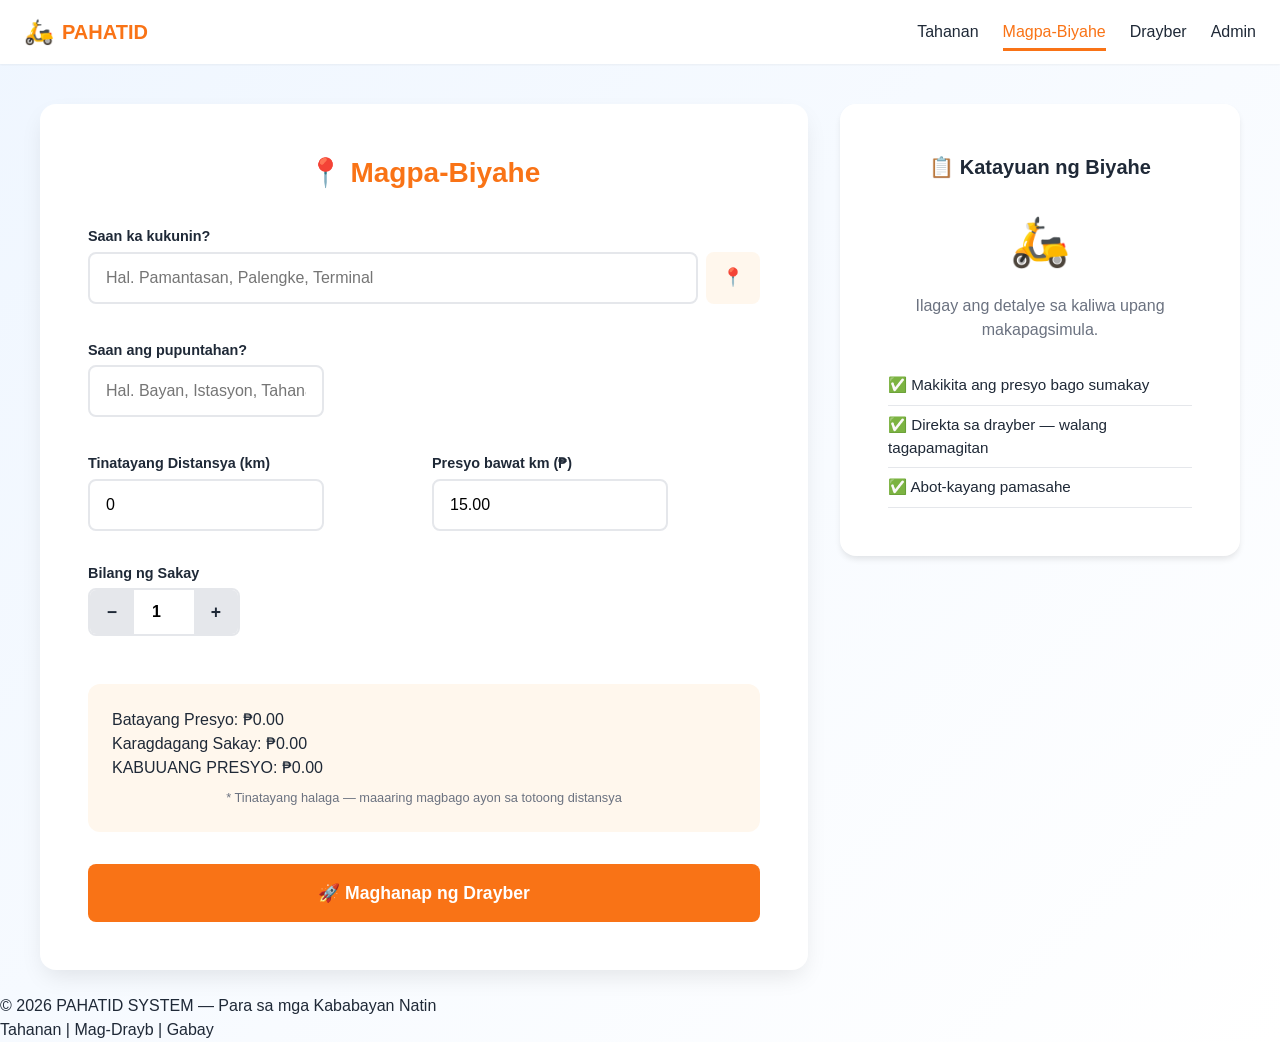
<file: commuter/book.html>
<!-- -----------------------------------------------------------------------------
PAHATID SYSTEM — Habal-Habal Transport Services Platform
FILE: commuter/book.html
TYPE: Commuter Portal — Booking & Fare Estimate
VERSION: 1.0.0
LAST UPDATED: 2026-09-28
STATUS: Active — Ready for Implementation
DEPLOYMENT: GitHub Pages Compatible — Pure HTML/CSS/JS
SECURITY: Client-side only | No credentials exposed
FEATURES: Location Picker • Fare Estimator • Driver Match • Booking Status
-----------------------------------------------------------------------------
 PURPOSE:
 Commuter trip request — estimate fare, set pickup/destination, connect to driver
----------------------------------------------------------------------------- -->
<!DOCTYPE html>
<html lang="tl">
<head>
  <meta charset="UTF-8">
  <meta name="viewport" content="width=device-width, initial-scale=1.0">
  <title>Magpa-Biyahe | PAHATID SYSTEM — Pasahero</title>
  <meta name="description" content="Maghanap ng drayber at alamin ang presyo bago sumakay. Mabilis, tapat, at sigurado.">
  
  <!-- Social Metadata -->
  <meta property="og:type" content="website">
  <meta property="og:url" content="https://YOUR-USERNAME.github.io/pahatid-system/commuter/book.html">
  <meta property="og:title" content="Magpa-Biyahe | PAHATID SYSTEM">
  <meta property="og:description" content="Ilagay ang iyong pupuntahan — makikita mo agad ang presyo at maghahanap kami ng drayber para sa iyo.">
  <meta property="og:image" content="https://YOUR-USERNAME.github.io/pahatid-system/assets/images/social-preview.jpg">
  <meta name="twitter:card" content="summary_large_image">
  <meta name="theme-color" content="#2563eb">

  <link rel="icon" href="../assets/icons/favicon.ico">
  <link rel="stylesheet" href="../assets/css/main.css">
</head>
<body class="commuter-body">

<!-- ==============================================
TOP NAVIGATION
============================================== -->
<nav class="navbar">
  <div class="nav-container">
    <a href="../index.html" class="nav-brand">
      <span class="brand-icon">🛵</span>
      <span class="brand-text">PAHATID</span>
    </a>
    <button class="nav-toggle" id="navToggle" aria-label="Menu">
      <span></span><span></span><span></span>
    </button>
    <ul class="nav-links" id="navLinks">
      <li><a href="../index.html">Tahanan</a></li>
      <li><a href="book.html" class="active">Magpa-Biyahe</a></li>
      <li><a href="../driver/login.html">Drayber</a></li>
      <li><a href="../admin/login.html">Admin</a></li>
    </ul>
  </div>
</nav>

<!-- ==============================================
MAIN CONTENT
============================================== -->
<main class="commuter-main">
  <div class="commuter-container">

    <!-- Left: Booking Form -->
    <section class="booking-card">
      <h1 class="booking-title">📍 Magpa-Biyahe</h1>
      
      <form id="bookingForm" class="booking-form">
        <!-- Pickup -->
        <div class="form-group location-group">
          <label for="pickup">Saan ka kukunin?</label>
          <div class="input-with-btn">
            <input 
              type="text" 
              id="pickup" 
              name="pickup" 
              required
              placeholder="Hal. Pamantasan, Palengke, Terminal"
            >
            <button type="button" id="useMyLocation" class="loc-btn" title="Gamitin ang kasalukuyang lokasyon">📍</button>
          </div>
          <span class="form-error" id="pickupError"></span>
        </div>

        <!-- Destination -->
        <div class="form-group location-group">
          <label for="destination">Saan ang pupuntahan?</label>
          <input 
            type="text" 
            id="destination" 
            name="destination" 
            required
            placeholder="Hal. Bayan, Istasyon, Tahanan"
          >
          <span class="form-error" id="destError"></span>
        </div>

        <!-- Distance & Fare Rate -->
        <div class="form-row">
          <div class="form-group">
            <label>Tinatayang Distansya (km)</label>
            <input type="number" id="estDistance" step="0.1" min="0" placeholder="0.0" value="0">
          </div>
          <div class="form-group">
            <label>Presyo bawat km (₱)</label>
            <input type="number" id="fareRate" step="0.5" min="5" value="15.00">
          </div>
        </div>

        <!-- Passengers -->
        <div class="form-group">
          <label>Bilang ng Sakay</label>
          <div class="passenger-control">
            <button type="button" id="minusPass" class="pass-btn">−</button>
            <input type="number" id="passengers" min="1" max="3" value="1" readonly>
            <button type="button" id="plusPass" class="pass-btn">+</button>
          </div>
        </div>

        <!-- Fare Summary -->
        <div class="fare-summary">
          <div class="fare-row">
            <span>Batayang Presyo:</span>
            <span id="baseFare">₱0.00</span>
          </div>
          <div class="fare-row">
            <span>Karagdagang Sakay:</span>
            <span id="extraPassFare">₱0.00</span>
          </div>
          <div class="fare-row fare-total">
            <span>KABUUANG PRESYO:</span>
            <span id="totalFare">₱0.00</span>
          </div>
          <p class="fare-note">* Tinatayang halaga — maaaring magbago ayon sa totoong distansya</p>
        </div>

        <!-- Action Buttons -->
        <button type="submit" id="bookBtn" class="btn btn-primary btn-block btn-lg">
          🚀 Maghanap ng Drayber
        </button>
      </form>
    </section>

    <!-- Right: Status / Driver Match -->
    <section class="status-card" id="statusSection">
      <h2 class="status-title">📋 Katayuan ng Biyahe</h2>
      
      <!-- Default State -->
      <div id="statusIdle" class="status-content active">
        <div class="status-icon">🛵</div>
        <p class="status-text">Ilagay ang detalye sa kaliwa upang makapagsimula.</p>
        <div class="status-features">
          <div class="feature-item">✅ Makikita ang presyo bago sumakay</div>
          <div class="feature-item">✅ Direkta sa drayber — walang tagapamagitan</div>
          <div class="feature-item">✅ Abot-kayang pamasahe</div>
        </div>
      </div>

      <!-- Searching State -->
      <div id="statusSearching" class="status-content">
        <div class="status-icon searching">🔍</div>
        <p class="status-text">Naghahanap ng available na drayber...</p>
        <div class="progress-bar">
          <div class="progress-fill" id="searchProgress"></div>
        </div>
        <p class="status-hint" id="searchHint">Tinatayang oras: 10–30 segundo</p>
      </div>

      <!-- Found / Matched State -->
      <div id="statusMatched" class="status-content">
        <div class="status-icon success">✅</div>
        <h3 class="driver-name" id="driverName">—</h3>
        <p class="driver-plate" id="driverPlate">—</p>
        <div class="driver-rating">⭐ <span id="driverRating">—</span></div>
        
        <div class="driver-eta">
          <span class="eta-label">Darating sa:</span>
          <span class="eta-value" id="etaTime">—</span>
        </div>

        <div class="matched-fare">
          <span class="matched-label">Iyong Pamasahe:</span>
          <span class="matched-price" id="matchedPrice">₱0.00</span>
        </div>

        <div class="action-buttons">
          <button id="confirmRide" class="btn btn-primary">✅ Tanggapin</button>
          <button id="cancelRide" class="btn btn-outline">❌ Kanselahin</button>
        </div>
      </div>

      <!-- Confirmed State -->
      <div id="statusConfirmed" class="status-content">
        <div class="status-icon success">🚗</div>
        <h3>Biyahe Nakumpirma!</h3>
        <p class="status-text">Nakasakay ka na — mag-ingat sa biyahe!</p>
        <button id="newRide" class="btn btn-secondary">🔄 Magpa-Biyahe Muli</button>
      </div>
    </section>
  </div>
</main>

<!-- ==============================================
FOOTER
============================================== -->
<footer class="auth-footer">
  <p>© 2026 PAHATID SYSTEM — Para sa mga Kababayan Natin<br>
  <a href="../index.html">Tahanan</a> | 
  <a href="../driver/login.html">Mag-Drayb</a> | 
  <a href="../docs/user-guide.html">Gabay</a></p>
</footer>

<!-- ==============================================
SCRIPTS
============================================== -->
<script src="../assets/js/common.js"></script>
<script>
document.addEventListener('DOMContentLoaded', function() {
  // --- State ---
  let searchTimer = null;
  let progressTimer = null;
  let matchedDriver = null;

  // --- DOM Elements ---
  const pickup = document.getElementById('pickup');
  const destination = document.getElementById('destination');
  const estDistance = document.getElementById('estDistance');
  const fareRate = document.getElementById('fareRate');
  const passengers = document.getElementById('passengers');
  const minusPass = document.getElementById('minusPass');
  const plusPass = document.getElementById('plusPass');
  const bookingForm = document.getElementById('bookingForm');
  const useMyLocation = document.getElementById('useMyLocation');

  // Status Sections
  const statusIdle = document.getElementById('statusIdle');
  const statusSearching = document.getElementById('statusSearching');
  const statusMatched = document.getElementById('statusMatched');
  const statusConfirmed = document.getElementById('statusConfirmed');

  // --- Helper: Show/Hide Status ---
  function showStatus(section) {
    [statusIdle, statusSearching, statusMatched, statusConfirmed].forEach(el => {
      el.classList.remove('active');
    });
    section.classList.add('active');
  }

  // --- Calculate Fare ---
  function calculateFare() {
    const dist = parseFloat(estDistance.value) || 0;
    const rate = parseFloat(fareRate.value) || 15;
    const pax = parseInt(passengers.value) || 1;
    
    const base = dist * rate;
    const extraPer = 0.15; // 15% additional per extra passenger
    const extraFare = pax > 1 ? base * extraPer * (pax - 1) : 0;
    const total = base + extraFare;

    document.getElementById('baseFare').textContent = PahatidFormat.currency(base);
    document.getElementById('extraPassFare').textContent = PahatidFormat.currency(extraFare);
    document.getElementById('totalFare').textContent = PahatidFormat.currency(total);
    
    return total;
  }

  // --- Passenger Controls ---
  minusPass.addEventListener('click', () => {
    const val = parseInt(passengers.value);
    if (val > 1) {
      passengers.value = val - 1;
      calculateFare();
    }
  });
  plusPass.addEventListener('click', () => {
    const val = parseInt(passengers.value);
    if (val < 3) {
      passengers.value = val + 1;
      calculateFare();
    }
  });

  // --- Fare Recalc on Input ---
  [estDistance, fareRate].forEach(el => {
    el.addEventListener('input', calculateFare);
  });

  // --- Use Current Location ---
  useMyLocation.addEventListener('click', function() {
    if (!navigator.geolocation) {
      PahatidNotify.error('Hindi suportado ang lokasyon');
      return;
    }
    useMyLocation.disabled = true;
    useMyLocation.textContent = '...';
    
    navigator.geolocation.getCurrentPosition(
      (pos) => {
        pickup.value = `${pos.coords.latitude.toFixed(4)}, ${pos.coords.longitude.toFixed(4)} (Kasalukuyang Lokasyon)`;
        useMyLocation.textContent = '📍';
        useMyLocation.disabled = false;
        PahatidNotify.success('Nailagay ang iyong lokasyon ✅');
      },
      (err) => {
        useMyLocation.textContent = '📍';
        useMyLocation.disabled = false;
        let msg = 'Hindi makuha ang lokasyon';
        if (err.code === 1) msg = 'Tinanggihan ang pahintulot sa lokasyon — ilagay nang mano-mano';
        PahatidNotify.warn(msg);
      },
      { enableHighAccuracy: true, timeout: 5000 }
    );
  });

  // --- Form Submit — Search for Driver ---
  bookingForm.addEventListener('submit', function(e) {
    e.preventDefault();
    
    // Clear errors
    document.querySelectorAll('.form-error').forEach(el => el.textContent = '');
    
    // Validate
    let valid = true;
    if (!PahatidValid.text(pickup.value, 200)) {
      document.getElementById('pickupError').textContent = 'Ilagay ang lugar ng pagkukuunan';
      valid = false;
    }
    if (!PahatidValid.text(destination.value, 200)) {
      document.getElementById('destError').textContent = 'Ilagay ang pupuntahan';
      valid = false;
    }
    if ((parseFloat(estDistance.value) || 0) <= 0) {
      PahatidNotify.warn('Ilagay ang tinatayang distansya');
      valid = false;
    }
    if (!valid) return;

    // Start Search Animation
    showStatus(statusSearching);
    let progress = 0;
    const progressFill = document.getElementById('searchProgress');
    const hints = [
      'Sinusuri ang mga drayber sa paligid...',
      'May drayber sa layong 1.2 km...',
      'Tinitingnan ang oras ng pagdating...',
      'Tinatanggap ang kahilingan...'
    ];
    let hintIndex = 0;
    document.getElementById('searchHint').textContent = hints[0];

    progressTimer = setInterval(() => {
      progress += Math.random() * 8 + 3;
      if (progress > 95) progress = 95;
      progressFill.style.width = progress + '%';
      
      const newHint = Math.floor(progress / 25);
      if (newHint !== hintIndex && newHint < hints.length) {
        hintIndex = newHint;
        document.getElementById('searchHint').textContent = hints[hintIndex];
      }
    }, 500);

    // Simulate Driver Found — 3–5 seconds
    searchTimer = setTimeout(() => {
      clearInterval(progressTimer);
      progressFill.style.width = '100%';
      
      matchedDriver = {
        name: ['Juan Dela Cruz', 'Pedro Santos', 'Maria Reyes', 'Josefa Bautista'][Math.floor(Math.random() * 4)],
        plate: `ABC-${Math.floor(Math.random() * 9000 + 1000)}`,
        rating: (4.5 + Math.random() * 0.5).toFixed(1),
        eta: Math.floor(Math.random() * 15 + 5),
        fare: calculateFare()
      };

      // Update Matched State
      document.getElementById('driverName').textContent = matchedDriver.name;
      document.getElementById('driverPlate').textContent = matchedDriver.plate;
      document.getElementById('driverRating').textContent = matchedDriver.rating + ' / 5.0';
      document.getElementById('etaTime').textContent = matchedDriver.eta + ' minuto';
      document.getElementById('matchedPrice').textContent = PahatidFormat.currency(matchedDriver.fare);
      
      setTimeout(() => showStatus(statusMatched), 500);
    }, 3500 + Math.random() * 2000);
  });

  // --- Confirm Ride ---
  document.getElementById('confirmRide').addEventListener('click', function() {
    if (!matchedDriver) return;
    showStatus(statusConfirmed);
    PahatidNotify.success('Biyahe nakumpirma! Salamat sa pagtitiwala ✅');
  });

  // --- Cancel Ride ---
  document.getElementById('cancelRide').addEventListener('click', function() {
    if (searchTimer) clearTimeout(searchTimer);
    if (progressTimer) clearInterval(progressTimer);
    matchedDriver = null;
    showStatus(statusIdle);
    PahatidNotify.warn('Kinansela ang paghahanap');
  });

  // --- New Ride ---
  document.getElementById('newRide').addEventListener('click', function() {
    matchedDriver = null;
    bookingForm.reset();
    passengers.value = 1;
    estDistance.value = 0;
    fareRate.value = 15;
    calculateFare();
    showStatus(statusIdle);
  });

  // --- Initial ---
  calculateFare();
});
</script>

<style>
/* === Commuter Page Specific Styles === */
.commuter-body {
  min-height: 100vh;
  display: flex;
  flex-direction: column;
  background: linear-gradient(135deg, #eff6ff 0%, #ffffff 100%);
  padding-top: 80px;
}

.commuter-main {
  flex: 1;
  padding: var(--space-lg);
}

.commuter-container {
  max-width: 1200px;
  margin: 0 auto;
  display: grid;
  grid-template-columns: 1fr 400px;
  gap: var(--space-xl);
}

/* Booking Card */
.booking-card {
  background: white;
  padding: var(--space-2xl);
  border-radius: var(--radius-xl);
  box-shadow: var(--shadow-lg);
}

.booking-title {
  font-size: 1.75rem;
  margin-bottom: var(--space-xl);
  text-align: center;
  color: var(--color-primary);
}

.booking-form {
  display: flex;
  flex-direction: column;
  gap: var(--space-md);
}

.location-group {
  position: relative;
}

.input-with-btn {
  display: flex;
  gap: var(--space-sm);
  align-items: stretch;
}

.input-with-btn input {
  flex: 1;
}

.loc-btn {
  padding: 0 var(--space-md);
  background: var(--color-primary-bg);
  border-radius: var(--radius-md);
  font-size: 1.1rem;
  transition: all 0.2s;
}

.loc-btn:hover {
  background: var(--color-primary-light);
  color: white;
}

.loc-btn:disabled {
  opacity: 0.5;
  cursor: wait;
}

.passenger-control {
  display: flex;
  align-items: center;
  border: 2px solid var(--color-light);
  border-radius: var(--radius-md);
  overflow: hidden;
  width: fit-content;
}

.pass-btn {
  width: 44px;
  height: 44px;
  background: var(--color-light);
  font-size: 1.1rem;
  font-weight: 700;
  color: var(--color-dark);
}

.pass-btn:hover {
  background: var(--color-primary-bg);
}

.passenger-control input {
  width: 60px;
  text-align: center;
  border: none;
  padding: 0;
  font-weight: 600;
}

.fare-summary {
  background: var(--color-primary-bg);
  padding: var(--space-lg);
  border-radius: var(--radius-lg);
  margin: var(--space-md) 0;
}

.fare-note {
  font-size: 0.8rem;
  color: var(--color-medium);
  margin-top: var(--space-sm);
  text-align: center;
}

/* Status Card */
.status-card {
  background: white;
  padding: var(--space-2xl);
  border-radius: var(--radius-xl);
  box-shadow: var(--shadow-md);
  position: sticky;
  top: 100px;
  height: fit-content;
}

.status-title {
  font-size: 1.25rem;
  margin-bottom: var(--space-lg);
  text-align: center;
  color: var(--color-dark);
}

.status-content {
  display: none;
  text-align: center;
}

.status-content.active {
  display: block;
}

.status-icon {
  font-size: 3rem;
  margin-bottom: var(--space-md);
}

.status-icon.searching {
  animation: pulse 1s infinite;
}

@keyframes pulse {
  0%, 100% { opacity: 1; }
  50% { opacity: 0.5; }
}

.status-icon.success {
  color: var(--color-success);
}

.status-text {
  color: var(--color-medium);
  margin-bottom: var(--space-lg);
}

.status-features {
  text-align: left;
  margin-top: var(--space-lg);
}

.feature-item {
  padding: var(--space-sm) 0;
  border-bottom: 1px solid var(--color-light);
  font-size: 0.95rem;
}

.progress-bar {
  height: 8px;
  background: var(--color-light);
  border-radius: 4px;
  overflow: hidden;
  margin: var(--space-md) 0;
}

.progress-fill {
  height: 100%;
  background: var(--color-primary);
  width: 0;
  transition: width 0.3s ease;
  border-radius: 4px;
}

.status-hint {
  font-size: 0.85rem;
  color: var(--color-medium);
}

.driver-name {
  font-size: 1.3rem;
  color: var(--color-dark);
  margin-bottom: var(--space-xs);
}

.driver-plate {
  color: var(--color-medium);
  font-family: monospace;
  font-size: 1rem;
  margin-bottom: var(--space-sm);
}

.driver-rating {
  margin-bottom: var(--space-lg);
  font-size: 1.1rem;
}

.driver-eta {
  background: var(--color-primary-bg);
  padding: var(--space-md);
  border-radius: var(--radius-md);
  margin-bottom: var(--space-md);
}

.eta-label {
  display: block;
  font-size: 0.85rem;
  color: var(--color-medium);
}

.eta-value {
  display: block;
  font-size: 1.5rem;
  font-weight: 700;
  color: var(--color-primary);
}

.matched-fare {
  background: #fef3c7;
  padding: var(--space-md);
  border-radius: var(--radius-md);
  margin-bottom: var(--space-lg);
}

.matched-label {
  display: block;
  font-size: 0.85rem;
  color: #92400e;
}

.matched-price {
  display: block;
  font-size: 1.75rem;
  font-weight: 700;
  color: #b45309;
}

.action-buttons {
  display: flex;
  gap: var(--space-md);
}

.action-buttons button {
  flex: 1;
}

/* Mobile */
@media (max-width: 900px) {
  .commuter-container {
    grid-template-columns: 1fr;
  }
  .status-card {
    position: static;
  }
}

@media (max-width: 480px) {
  .commuter-main {
    padding: var(--space-md);
  }
  .booking-card, .status-card {
    padding: var(--space-lg);
  }
  .action-buttons {
    flex-direction: column;
  }
}
</style>
</body>
</html>
<!-- -----------------------------------------------------------------------------
END OF FILE: commuter/book.html
NEXT: Admin Login • History/Dashboard • Documentation — Your choice!
----------------------------------------------------------------------------- -->
</file>
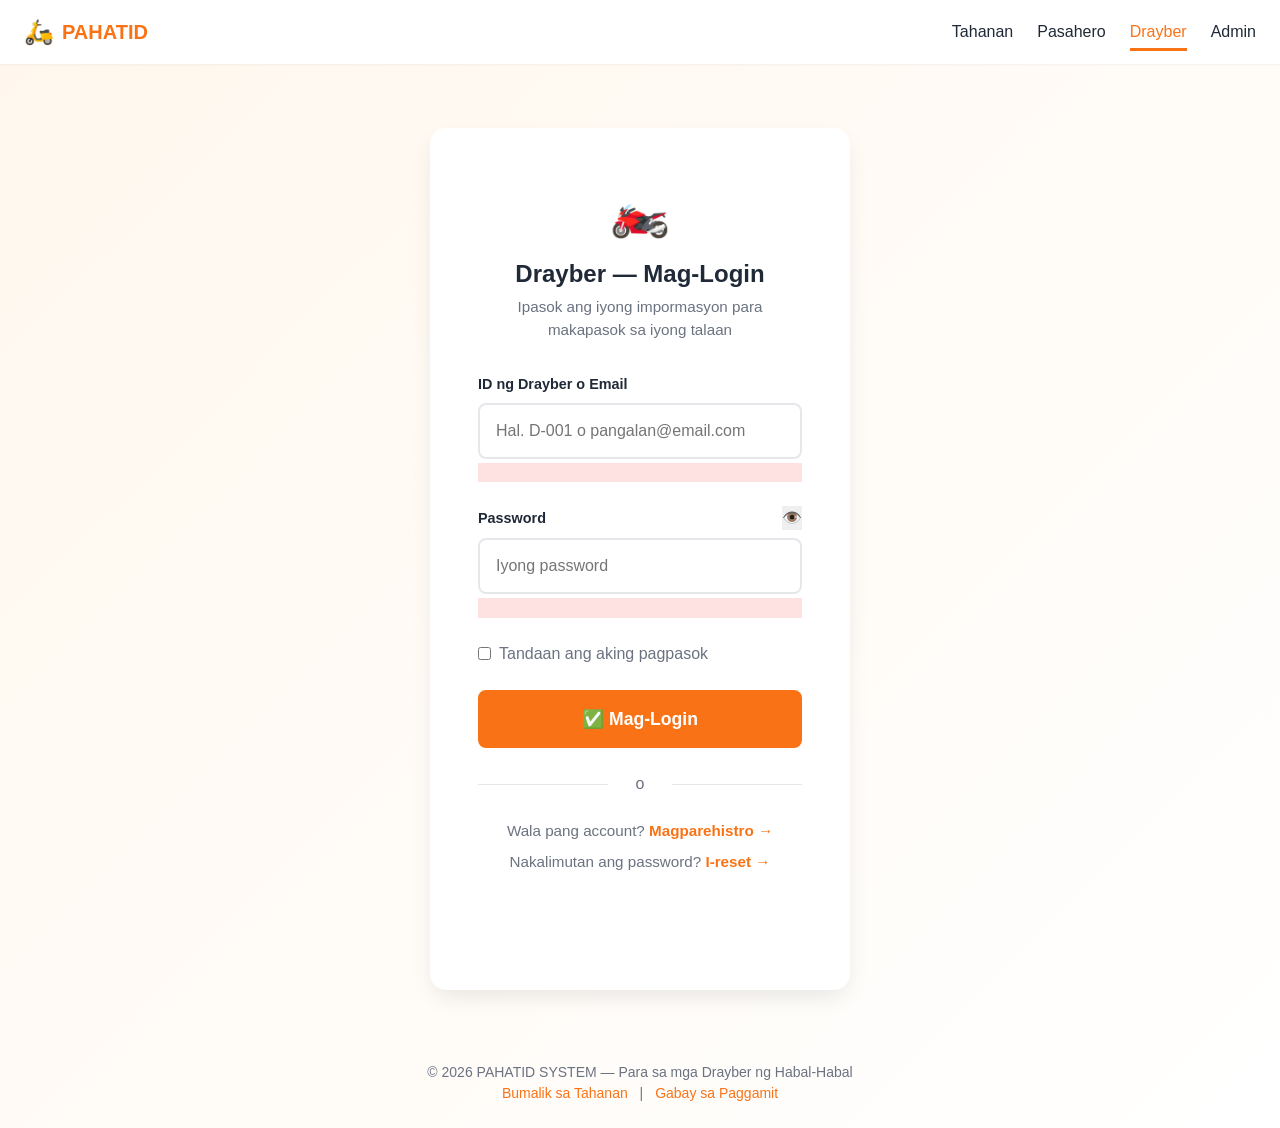
<file: driver/login.html>
<!-- -----------------------------------------------------------------------------
PAHATID SYSTEM — Habal-Habal Transport Services Platform
FILE: driver/login.html
TYPE: Driver Portal — Login Page
VERSION: 1.0.0
LAST UPDATED: 2026-09-28
STATUS: Active — Ready for Implementation
DEPLOYMENT: GitHub Pages Compatible — Pure HTML/CSS/JS
SECURITY: No credentials exposed | Client-side validation only
-----------------------------------------------------------------------------
 PURPOSE:
 Driver authentication entry — login form, registration link,
 and redirect to dashboard after successful auth
----------------------------------------------------------------------------- -->
<!DOCTYPE html>
<html lang="tl">
<head>
  <meta charset="UTF-8">
  <meta name="viewport" content="width=device-width, initial-scale=1.0">
  <title>Drayber — Mag-Login | PAHATID SYSTEM</title>
  <meta name="description" content="Mag-login sa Drayber Portal ng PAHATID — pamahalaan ang biyahe, kita, at talaan ng gasolina.">
  
  <!-- Social Metadata -->
  <meta property="og:type" content="website">
  <meta property="og:url" content="https://YOUR-USERNAME.github.io/pahatid-system/driver/login.html">
  <meta property="og:title" content="Drayber — Mag-Login | PAHATID SYSTEM">
  <meta property="og:description" content="Ipasok ang iyong account para makapagsimula — kalkulahin ang kita, subaybayan ang gasolina, at pamahalaan ang biyahe.">
  <meta property="og:image" content="https://YOUR-USERNAME.github.io/pahatid-system/assets/images/social-preview.jpg">
  <meta name="twitter:card" content="summary_large_image">
  <meta name="theme-color" content="#f97316">

  <link rel="icon" href="../assets/icons/favicon.ico">
  <link rel="stylesheet" href="../assets/css/main.css">
</head>
<body class="auth-page">

<!-- ==============================================
TOP NAVIGATION
============================================== -->
<nav class="navbar">
  <div class="nav-container">
    <a href="../index.html" class="nav-brand">
      <span class="brand-icon">🛵</span>
      <span class="brand-text">PAHATID</span>
    </a>
    <button class="nav-toggle" id="navToggle" aria-label="Menu">
      <span></span><span></span><span></span>
    </button>
    <ul class="nav-links" id="navLinks">
      <li><a href="../index.html">Tahanan</a></li>
      <li><a href="../commuter/book.html">Pasahero</a></li>
      <li><a href="login.html" class="active">Drayber</a></li>
      <li><a href="../admin/login.html">Admin</a></li>
    </ul>
  </div>
</nav>

<!-- ==============================================
LOGIN CARD — CENTERED
============================================== -->
<main class="auth-container">
  <div class="auth-card">
    <div class="auth-header">
      <span class="auth-icon">🏍️</span>
      <h1>Drayber — Mag-Login</h1>
      <p>Ipasok ang iyong impormasyon para makapasok sa iyong talaan</p>
    </div>

    <form id="driverLoginForm" class="auth-form">
      <div class="form-group">
        <label for="driverId">ID ng Drayber o Email</label>
        <input 
          type="text" 
          id="driverId" 
          name="driverId" 
          required
          autocomplete="username"
          placeholder="Hal. D-001 o pangalan@email.com"
        >
        <span class="form-error" id="driverIdError"></span>
      </div>

      <div class="form-group">
        <label for="password">
          Password
          <button type="button" id="togglePassword" class="password-toggle" aria-label="Ipakita ang password">👁️</button>
        </label>
        <input 
          type="password" 
          id="password" 
          name="password" 
          required
          autocomplete="current-password"
          placeholder="Iyong password"
        >
        <span class="form-error" id="passwordError"></span>
      </div>

      <label class="checkbox-label">
        <input type="checkbox" id="rememberMe"> Tandaan ang aking pagpasok
      </label>

      <button type="submit" class="btn btn-primary btn-block btn-lg">
        ✅ Mag-Login
      </button>

      <div class="auth-divider">
        <span>o</span>
      </div>

      <p class="auth-links">
        Wala pang account? 
        <a href="register.html" class="link-primary">Magparehistro →</a>
      </p>
      <p class="auth-links">
        Nakalimutan ang password? 
        <a href="forgot-password.html" class="link-secondary">I-reset →</a>
      </p>
    </form>

    <div id="loginStatus" class="form-status" role="alert"></div>
  </div>
</main>

<!-- ==============================================
FOOTER
============================================== -->
<footer class="auth-footer">
  <p>© 2026 PAHATID SYSTEM — Para sa mga Drayber ng Habal-Habal<br>
  <a href="../index.html">Bumalik sa Tahanan</a> | 
  <a href="../docs/user-guide.html">Gabay sa Paggamit</a></p>
</footer>

<!-- ==============================================
SCRIPTS
============================================== -->
<script src="../assets/js/common.js"></script>
<script>
document.addEventListener('DOMContentLoaded', function() {
  const form = document.getElementById('driverLoginForm');
  const togglePw = document.getElementById('togglePassword');
  const pwInput = document.getElementById('password');
  const statusEl = document.getElementById('loginStatus');

  // Password show/hide
  togglePw.addEventListener('click', () => {
    const isPw = pwInput.type === 'password';
    pwInput.type = isPw ? 'text' : 'password';
    togglePw.textContent = isPw ? '🙈' : '👁️';
  });

  // Form submit
  form.addEventListener('submit', function(e) {
    e.preventDefault();
    
    // Clear errors
    document.querySelectorAll('.form-error').forEach(el => el.textContent = '');
    statusEl.className = 'form-status';
    statusEl.textContent = '';

    const driverId = document.getElementById('driverId').value.trim();
    const password = pwInput.value;
    const remember = document.getElementById('rememberMe').checked;

    // Validation
    let valid = true;
    if (!PahatidValid.text(driverId, 100)) {
      document.getElementById('driverIdError').textContent = 'Ilagay ang tamang ID o email';
      valid = false;
    }
    if (!password || password.length < 4) {
      document.getElementById('passwordError').textContent = 'Hindi bababa sa 4 na titik';
      valid = false;
    }

    if (!valid) return;

    // Simulate login — replace with real auth later
    statusEl.className = 'form-status form-loading';
    statusEl.textContent = 'Sinusuri ang impormasyon...';

    setTimeout(() => {
      // Save session
      PahatidStore.set('user_role', 'driver');
      PahatidStore.set('user_id', driverId);
      
      statusEl.className = 'form-status form-success';
      statusEl.textContent = '✅ Matagumpay! Inililipat sa Dashboard...';
      
      setTimeout(() => {
        window.location.href = 'dashboard.html';
      }, 800);
    }, 1000);
  });
});
</script>

<!-- Optional CSS for this page — add to main.css if needed -->
<style>
.auth-page {
  min-height: 100vh;
  display: flex;
  flex-direction: column;
  background: linear-gradient(135deg, #fff7ed 0%, #ffffff 100%);
  padding-top: 80px;
}

.auth-container {
  flex: 1;
  display: flex;
  align-items: center;
  justify-content: center;
  padding: var(--space-lg);
}

.auth-card {
  background: white;
  padding: var(--space-2xl);
  border-radius: var(--radius-xl);
  box-shadow: var(--shadow-lg);
  width: 100%;
  max-width: 420px;
}

.auth-header {
  text-align: center;
  margin-bottom: var(--space-xl);
}

.auth-icon {
  font-size: 3rem;
  display: block;
  margin-bottom: var(--space-sm);
}

.auth-header h1 {
  font-size: 1.5rem;
  color: var(--color-dark);
  margin-bottom: var(--space-xs);
}

.auth-header p {
  color: var(--color-medium);
  font-size: 0.95rem;
}

.form-group {
  margin-bottom: var(--space-lg);
}

.form-group label {
  display: flex;
  justify-content: space-between;
  align-items: center;
  font-weight: 600;
  margin-bottom: var(--space-sm);
  color: var(--color-dark);
}

.password-toggle {
  font-size: 1rem;
  padding: 0;
  color: var(--color-medium);
}

.form-group input {
  width: 100%;
  padding: 0.875rem 1rem;
  border: 2px solid var(--color-light);
  border-radius: var(--radius-md);
  font-size: 1rem;
  transition: border-color 0.2s;
}

.form-group input:focus {
  outline: none;
  border-color: var(--color-secondary);
  box-shadow: 0 0 0 3px rgba(249, 115, 22, 0.15);
}

.form-error {
  display: block;
  margin-top: var(--space-xs);
  font-size: 0.875rem;
  color: var(--color-danger);
  min-height: 1.2rem;
}

.checkbox-label {
  display: flex;
  align-items: center;
  gap: var(--space-sm);
  margin-bottom: var(--space-lg);
  color: var(--color-medium);
  cursor: pointer;
}

.auth-divider {
  text-align: center;
  margin: var(--space-lg) 0;
  position: relative;
  color: var(--color-medium);
}

.auth-divider::before,
.auth-divider::after {
  content: '';
  position: absolute;
  top: 50%;
  width: 40%;
  height: 1px;
  background: var(--color-light);
}

.auth-divider::before { left: 0; }
.auth-divider::after { right: 0; }

.auth-links {
  text-align: center;
  margin: var(--space-sm) 0;
  font-size: 0.95rem;
}

.link-primary { color: var(--color-primary); font-weight: 600; }
.link-primary:hover { text-decoration: underline; }
.link-secondary { color: var(--color-secondary); font-weight: 600; }
.link-secondary:hover { text-decoration: underline; }

.form-status {
  margin-top: var(--space-lg);
  padding: var(--space-md);
  border-radius: var(--radius-md);
  text-align: center;
  display: none;
}

.form-status.visible,
.form-status:empty { display: block; min-height: 44px; }

.form-loading {
  background: var(--color-primary-bg);
  color: var(--color-primary);
  display: block;
}

.form-success {
  background: #d1fae5;
  color: var(--color-success);
  display: block;
}

.auth-footer {
  text-align: center;
  padding: var(--space-lg);
  color: var(--color-medium);
  font-size: 0.875rem;
}

.auth-footer a {
  color: var(--color-primary);
  margin: 0 0.5rem;
}

@media (max-width: 480px) {
  .auth-card { padding: var(--space-lg); }
}
</style>
</body>
</html>
<!-- -----------------------------------------------------------------------------
END OF FILE: driver/login.html
NEXT FILE: driver/dashboard.html — Main Dashboard with Sidebar & Calculator
----------------------------------------------------------------------------- -->
</file>
<file: assets/css/main.css>
/* --------------------------------------------------------------------------
   PAHATID SYSTEM — Main Stylesheet
   Version: 1.0 | Last Updated: 2026-09-29
   Shared across ALL pages
-------------------------------------------------------------------------- */

/* ========== CSS VARIABLES ========== */
:root {
  --color-primary: #f97316;
  --color-primary-light: #fb923c;
  --color-primary-bg: #fff7ed;
  --color-secondary: #2563eb;
  --color-secondary-bg: #eff6ff;
  --color-success: #109860;
  --color-danger: #dc2626;
  --color-warning: #d97706;
  --color-dark: #1f2937;
  --color-medium: #6b7280;
  --color-light: #e5e7eb;
  --color-lighter: #f3f4f6;
  --color-white: #ffffff;

  --radius-sm: 4px;
  --radius-md: 8px;
  --radius-lg: 12px;
  --radius-xl: 16px;
  --radius-full: 9999px;

  --shadow-sm: 0 1px 2px rgba(0,0,0,0.05);
  --shadow-md: 0 4px 6px -1px rgba(0,0,0,0.1);
  --shadow-lg: 0 10px 25px -5px rgba(0,0,0,0.1);

  --space-xs: 0.25rem;
  --space-sm: 0.5rem;
  --space-md: 1rem;
  --space-lg: 1.5rem;
  --space-xl: 2rem;
  --space-2xl: 3rem;
  --space-3xl: 4rem;

  --sidebar-width: 260px;
}

/* ========== RESET & BASE ========== */
* { margin: 0; padding: 0; box-sizing: border-box; }
html { scroll-behavior: smooth; }
body {
  font-family: -apple-system, BlinkMacSystemFont, 'Segoe UI', Roboto, sans-serif;
  color: var(--color-dark);
  line-height: 1.5;
  min-height: 100vh;
}
a { text-decoration: none; color: inherit; }
button { border: none; cursor: pointer; font: inherit; }
input, select, textarea {
  font: inherit; border: 2px solid var(--color-light);
  border-radius: var(--radius-md); padding: 0.75rem 1rem;
  transition: border-color 0.2s;
}
input:focus, select:focus, textarea:focus {
  outline: none; border-color: var(--color-primary);
}
input:disabled { background: var(--color-lighter); cursor: not-allowed; }

/* ========== BUTTONS ========== */
.btn {
  display: inline-flex; align-items: center; justify-content: center;
  gap: var(--space-sm); padding: 0.75rem 1.5rem; border-radius: var(--radius-md);
  font-weight: 600; transition: all 0.2s;
}
.btn-lg { padding: 1rem 2rem; font-size: 1.1rem; }
.btn-sm { padding: 0.5rem 1rem; font-size: 0.875rem; }
.btn-block { width: 100%; }

.btn-primary { background: var(--color-primary); color: white; }
.btn-primary:hover { background: var(--color-primary-light); transform: translateY(-1px); }
.btn-secondary { background: var(--color-secondary); color: white; }
.btn-secondary:hover { background: #1d4ed8; transform: translateY(-1px); }
.btn-outline {
  background: transparent; border: 2px solid var(--color-light); color: var(--color-dark);
}
.btn-outline:hover { border-color: var(--color-primary); color: var(--color-primary); }

/* ========== NAVBAR ========== */
.navbar {
  position: fixed; top: 0; left: 0; right: 0; z-index: 500;
  background: white; box-shadow: var(--shadow-sm); padding: 0 var(--space-lg);
}
.nav-container {
  max-width: 1400px; margin: 0 auto; display: flex; align-items: center;
  justify-content: space-between; height: 64px;
}
.nav-brand { display: flex; align-items: center; gap: var(--space-sm); font-weight: 700; font-size: 1.25rem; color: var(--color-primary); }
.brand-icon { font-size: 1.5rem; }
.nav-toggle { display: none; font-size: 1.5rem; padding: var(--space-sm); background: none; }
.nav-links { display: flex; gap: var(--space-lg); list-style: none; }
.nav-links a { padding: var(--space-sm) 0; font-weight: 500; border-bottom: 3px solid transparent; }
.nav-links a:hover, .nav-links a.active { border-bottom-color: var(--color-primary); color: var(--color-primary); }

@media (max-width: 767px) {
  .nav-toggle { display: block; }
  .nav-links {
    position: absolute; top: 64px; left: 0; right: 0; background: white;
    flex-direction: column; padding: var(--space-lg); gap: var(--space-md);
    box-shadow: var(--shadow-md); display: none;
  }
  .nav-links.open { display: flex; }
}

/* ========== SIDEBAR ========== */
.sidebar {
  position: fixed; top: 64px; left: 0; bottom: 0; width: var(--sidebar-width);
  background: var(--color-dark); color: white; display: flex; flex-direction: column;
  transition: transform 0.3s ease; z-index: 400;
}
.sidebar-header {
  display: flex; align-items: center; justify-content: space-between;
  padding: var(--space-lg); border-bottom: 1px solid #374151;
}
.sidebar-brand { display: flex; align-items: center; gap: var(--space-sm); font-weight: 700; }
.sidebar-toggle-btn { background: none; color: white; font-size: 1rem; padding: var(--space-sm); }
.sidebar-nav { flex: 1; padding: var(--space-md); display: flex; flex-direction: column; gap: var(--space-xs); }
.sidebar-link {
  display: flex; align-items: center; gap: var(--space-md); padding: var(--space-md);
  border-radius: var(--radius-md); transition: background 0.2s;
}
.sidebar-link:hover, .sidebar-link.active { background: #374151; }
.sidebar-link-icon { font-size: 1.2rem; min-width: 24px; text-align: center; }
.sidebar-footer { padding: var(--space-md); border-top: 1px solid #374151; }
.sidebar-user { padding: var(--space-md); color: #9ca3af; font-size: 0.9rem; }
.sidebar-overlay {
  display: none; position: fixed; inset: 0; background: rgba(0,0,0,0.5); z-index: 350;
}
.main-content { margin-left: var(--sidebar-width); margin-top: 64px; min-height: calc(100vh - 64px); }

@media (max-width: 767px) {
  .sidebar { transform: translateX(-100%); }
  .sidebar.expanded { transform: translateX(0); }
  .main-content { margin-left: 0; }
  .mobile-menu-btn { display: block !important; }
}

/* ========== FORMS ========== */
.form-group { margin-bottom: var(--space-md); }
.form-group label { display: block; margin-bottom: var(--space-xs); font-weight: 600; font-size: 0.9rem; }
.form-row { display: grid; grid-template-columns: 1fr 1fr; gap: var(--space-md); }
.form-error { color: var(--color-danger); font-size: 0.8rem; margin-top: var(--space-xs); display: block; }
.form-status { margin-top: var(--space-md); padding: var(--space-md); border-radius: var(--radius-md); text-align: center; font-weight: 500; }
.form-loading { background: var(--color-lighter); color: var(--color-medium); }
.form-success { background: #d1fae5; color: #065f46; }
.form-error { background: #fee2e2; color: #991b1b; }

/* ========== AUTH PAGES ========== */
.auth-page {
  padding-top: 100px; display: flex; align-items: center; justify-content: center; min-height: 100vh;
}
.auth-card {
  width: 100%; max-width: 420px; padding: var(--space-2xl); margin: var(--space-lg);
  background: white; border-radius: var(--radius-xl); box-shadow: var(--shadow-lg);
}
.auth-title { text-align: center; margin-bottom: var(--space-xl); }
.auth-links { text-align: center; margin-top: var(--space-lg); font-size: 0.9rem; color: var(--color-medium); }
.auth-links a { color: var(--color-primary); }

/* ========== DASHBOARD SHARED ========== */
.dashboard-topbar {
  display: flex; align-items: center; gap: var(--space-md); padding: var(--space-md) var(--space-lg);
  background: white; box-shadow: var(--shadow-sm); position: sticky; top: 0; z-index: 100;
}
.dashboard-title { flex: 1; font-size: 1.25rem; margin: 0; }
.dashboard-container { padding: var(--space-lg); max-width: 1400px; margin: 0 auto; }
.dashboard-section { margin-bottom: var(--space-2xl); }
.section-title { font-size: 1.25rem; margin-bottom: var(--space-lg); color: var(--color-dark); }
.status-indicator { padding: 0.375rem 0.75rem; border-radius: var(--radius-full); font-weight: 500; font-size: 0.8rem; }
.status-online { background: #d1fae5; color: #065f46; }
.status-offline { background: #f3f4f6; color: #4b5563; }

/* ========== TABLES ========== */
.history-table-wrap { overflow-x: auto; border-radius: var(--radius-lg); }
.history-table { width: 100%; border-collapse: collapse; background: white; }
.history-table th, .history-table td { padding: var(--space-md); text-align: left; border-bottom: 1px solid var(--color-lighter); }
.history-table th { background: var(--color-lighter); font-weight: 600; font-size: 0.9rem; }
.history-table tr:hover { background: var(--color-primary-bg); }

/* ========== UTILITY CLASSES ========== */
.text-center { text-align: center; }
.text-primary { color: var(--color-primary); }
.text-success { color: var(--color-success); }
.text-danger { color: var(--color-danger); }
.mt-lg { margin-top: var(--space-lg); }
.mb-lg { margin-bottom: var(--space-lg); }
.hidden { display: none !important; }
.relative { position: relative; }
</file>
